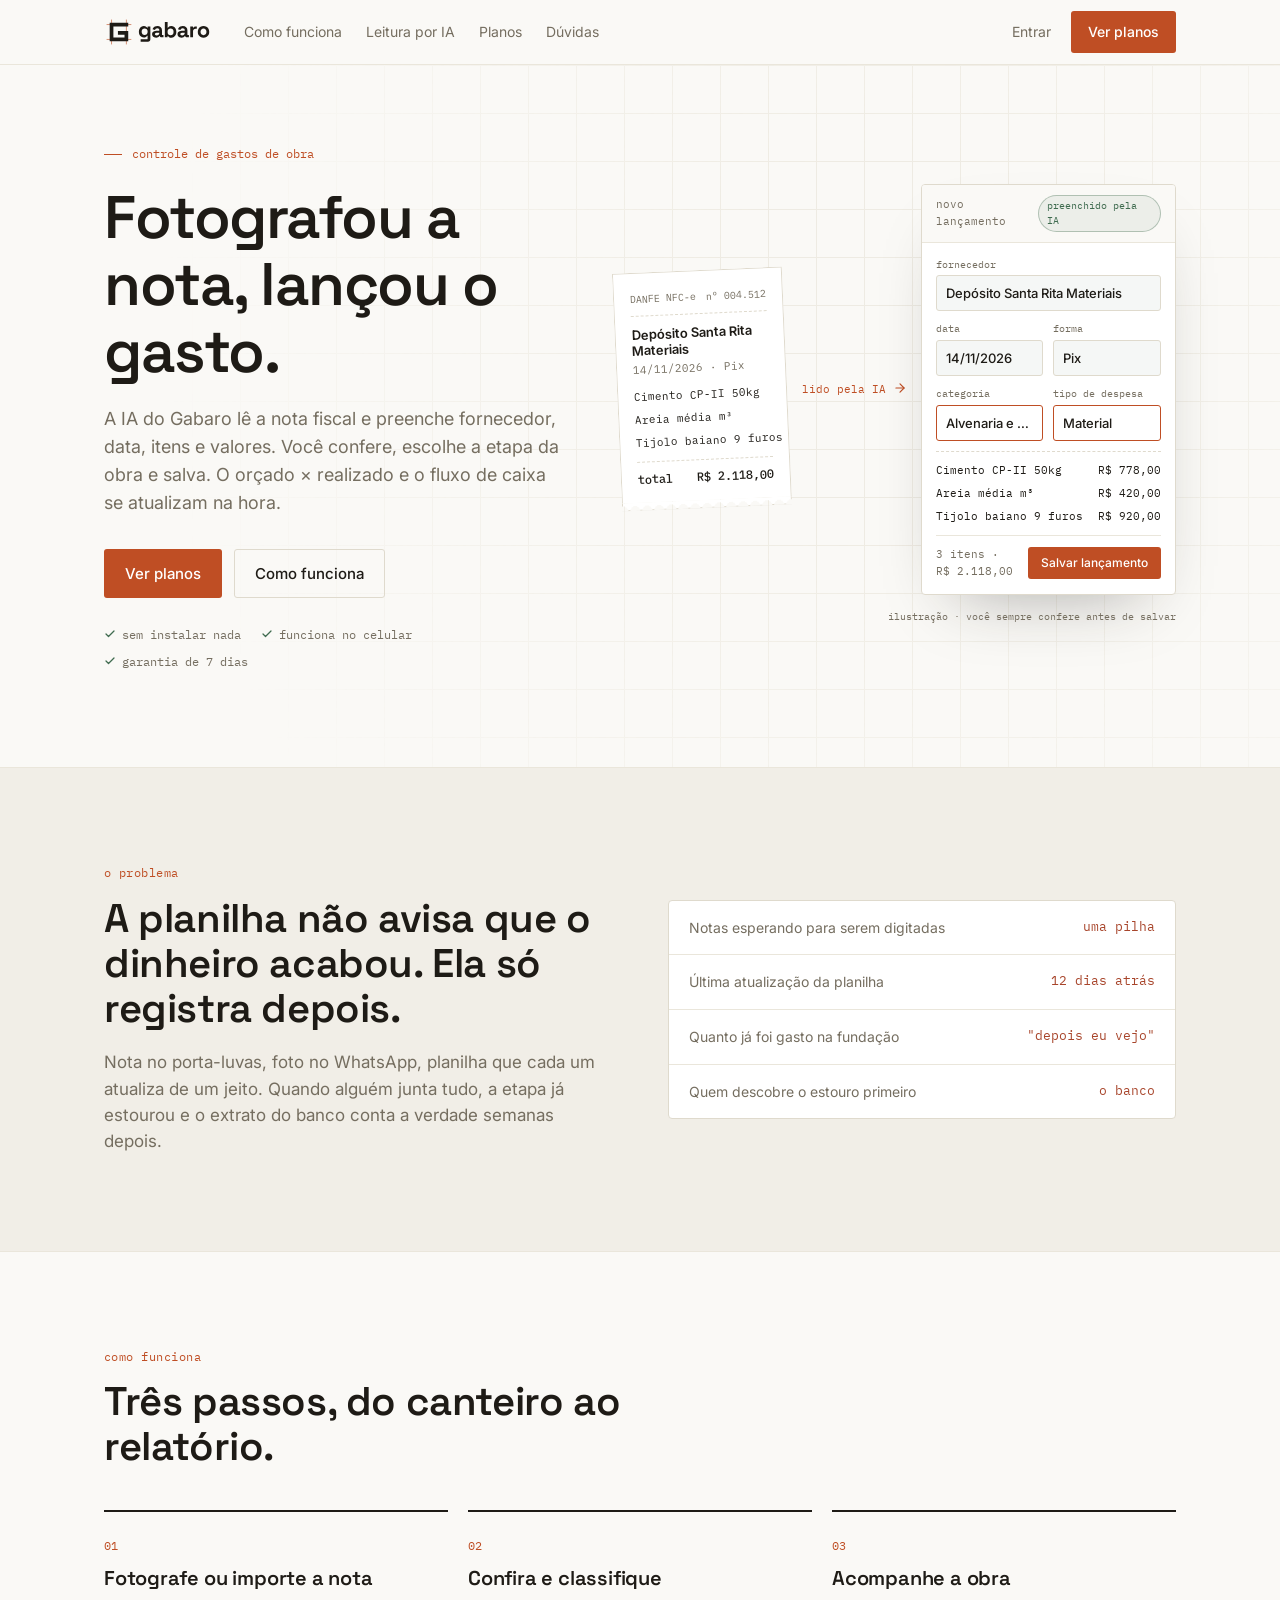
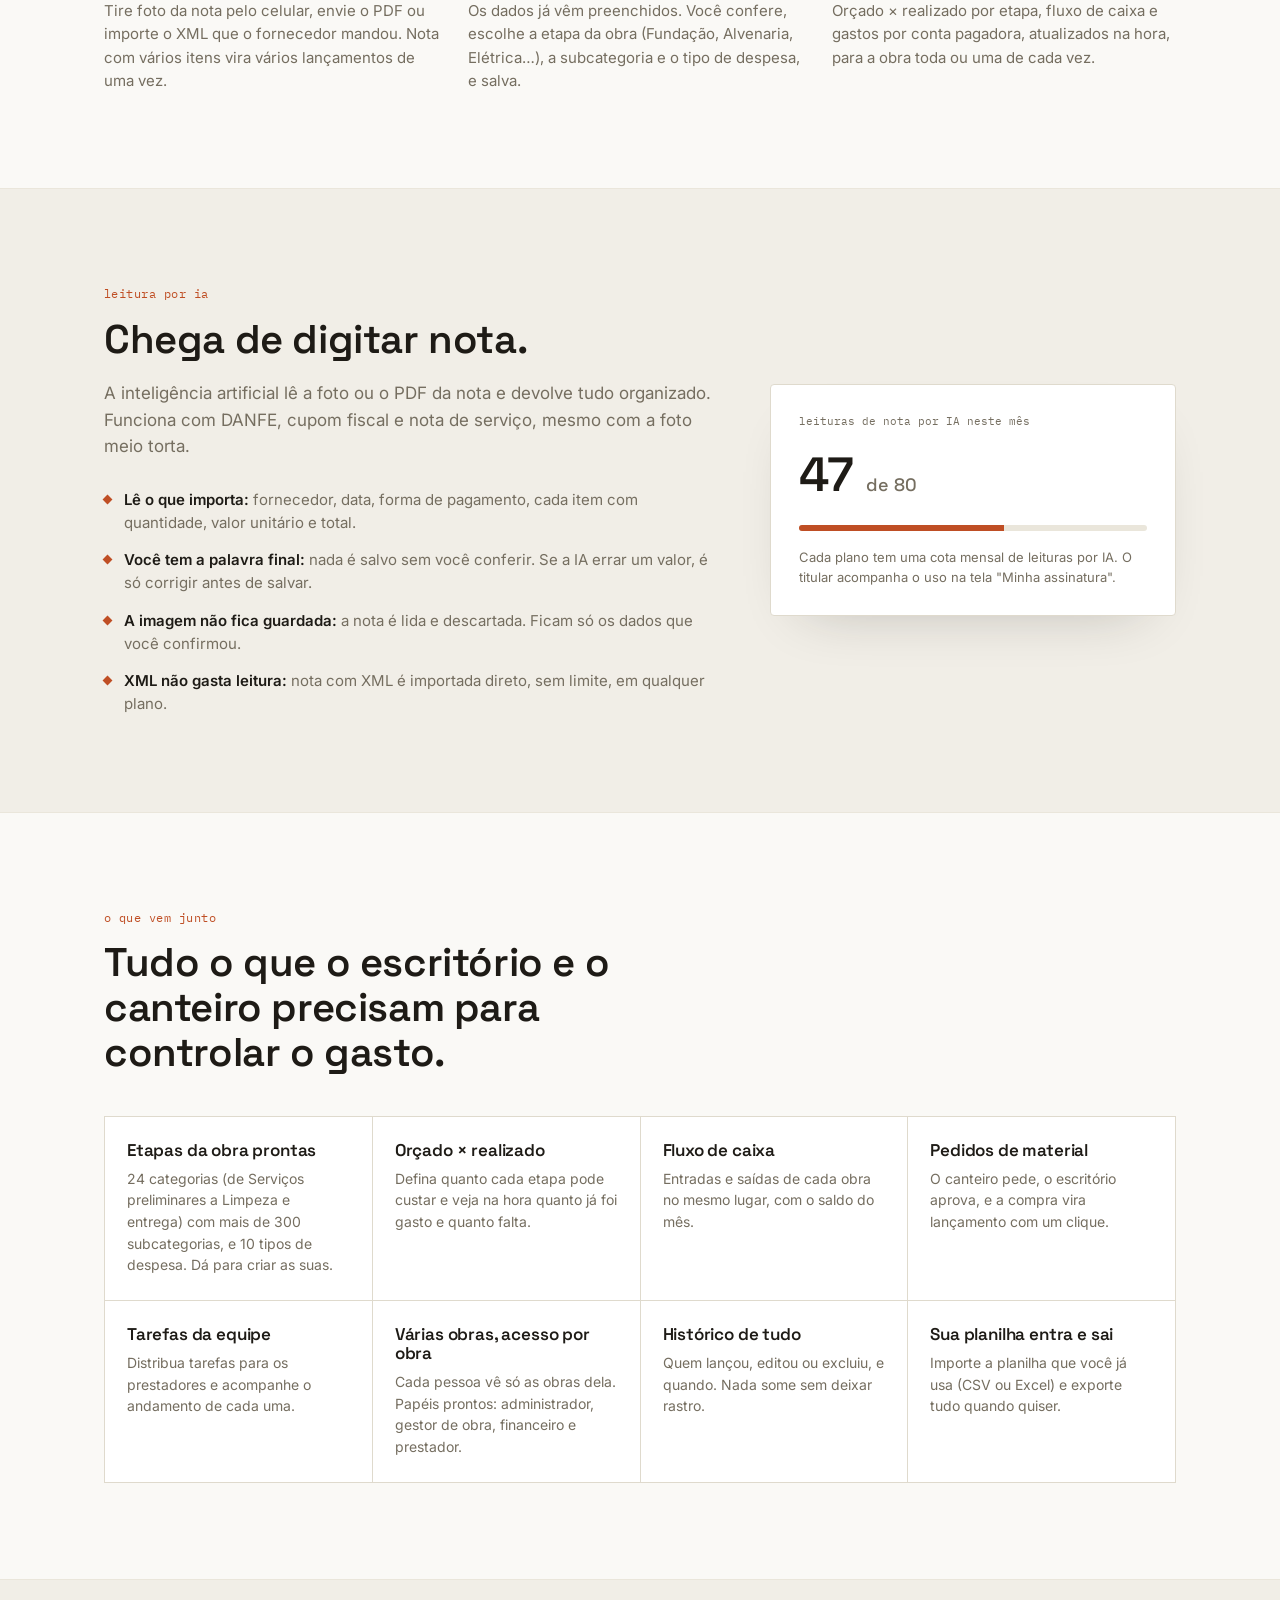
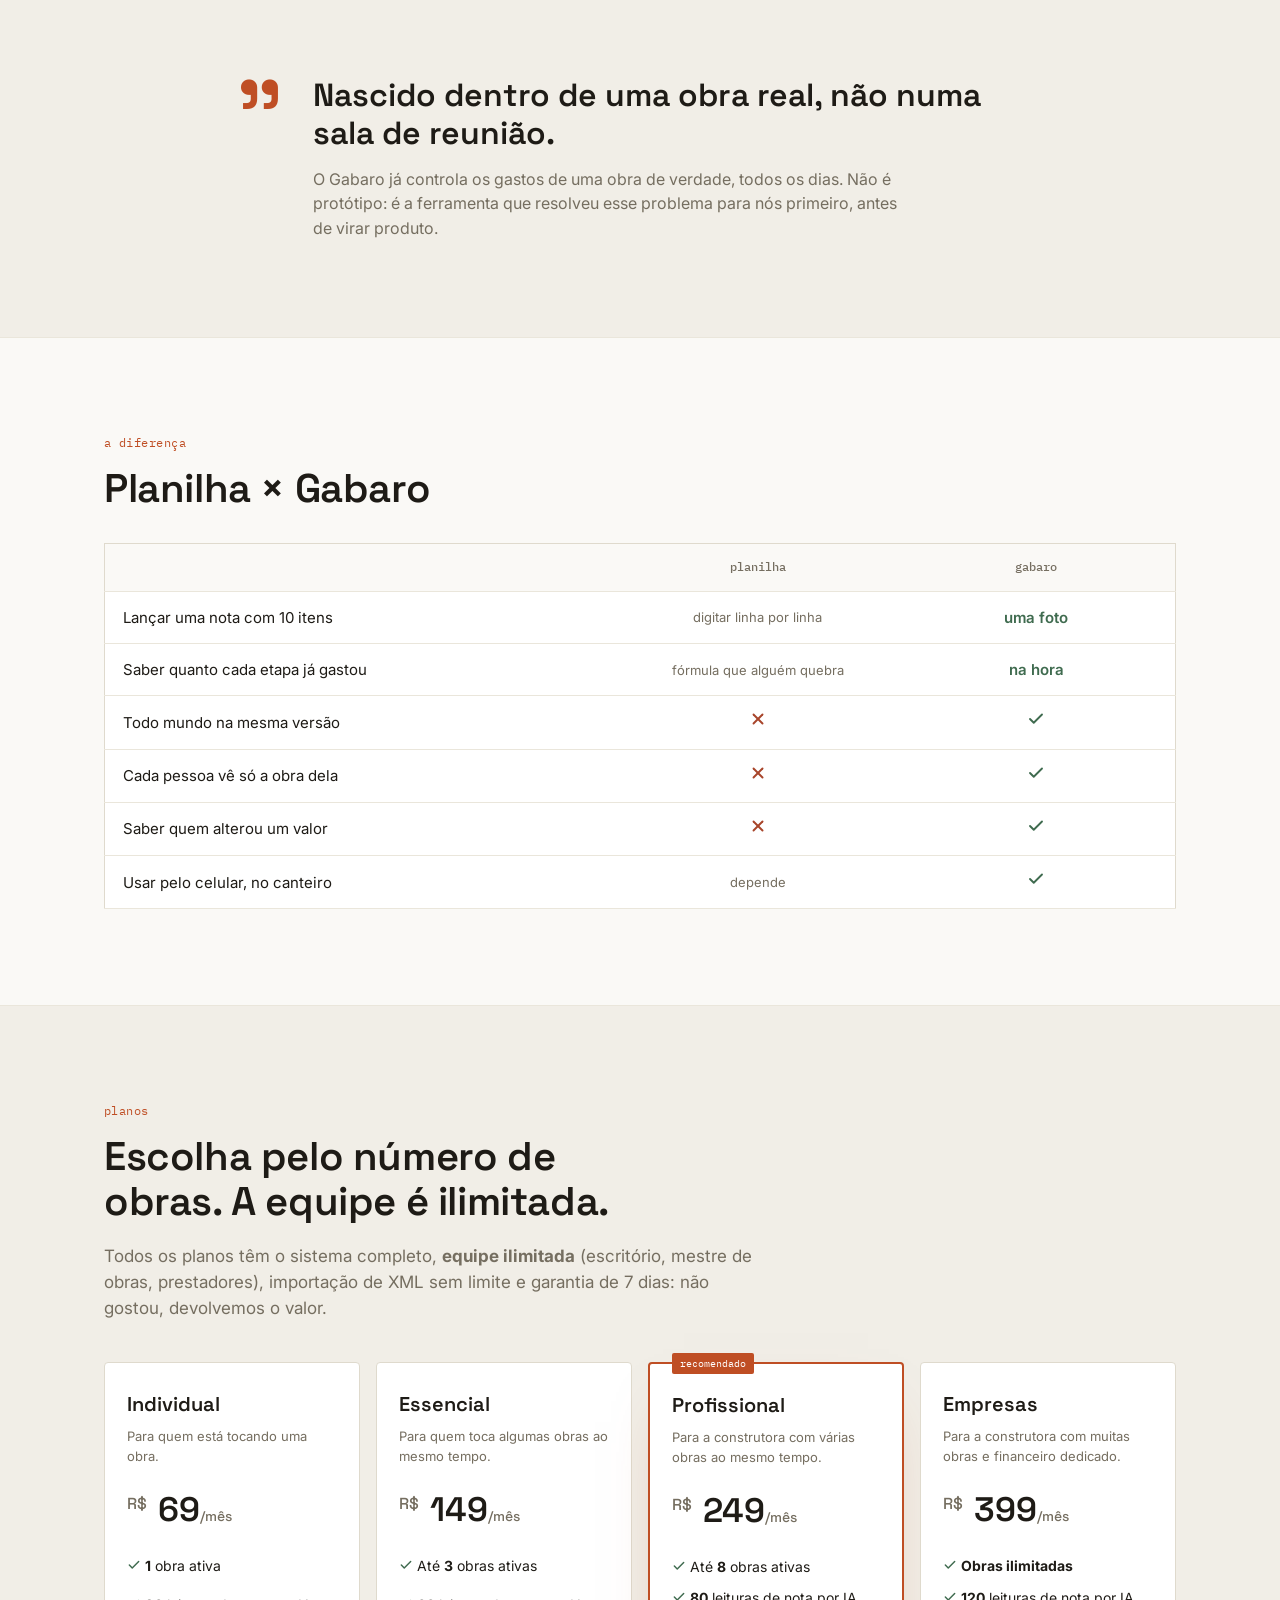
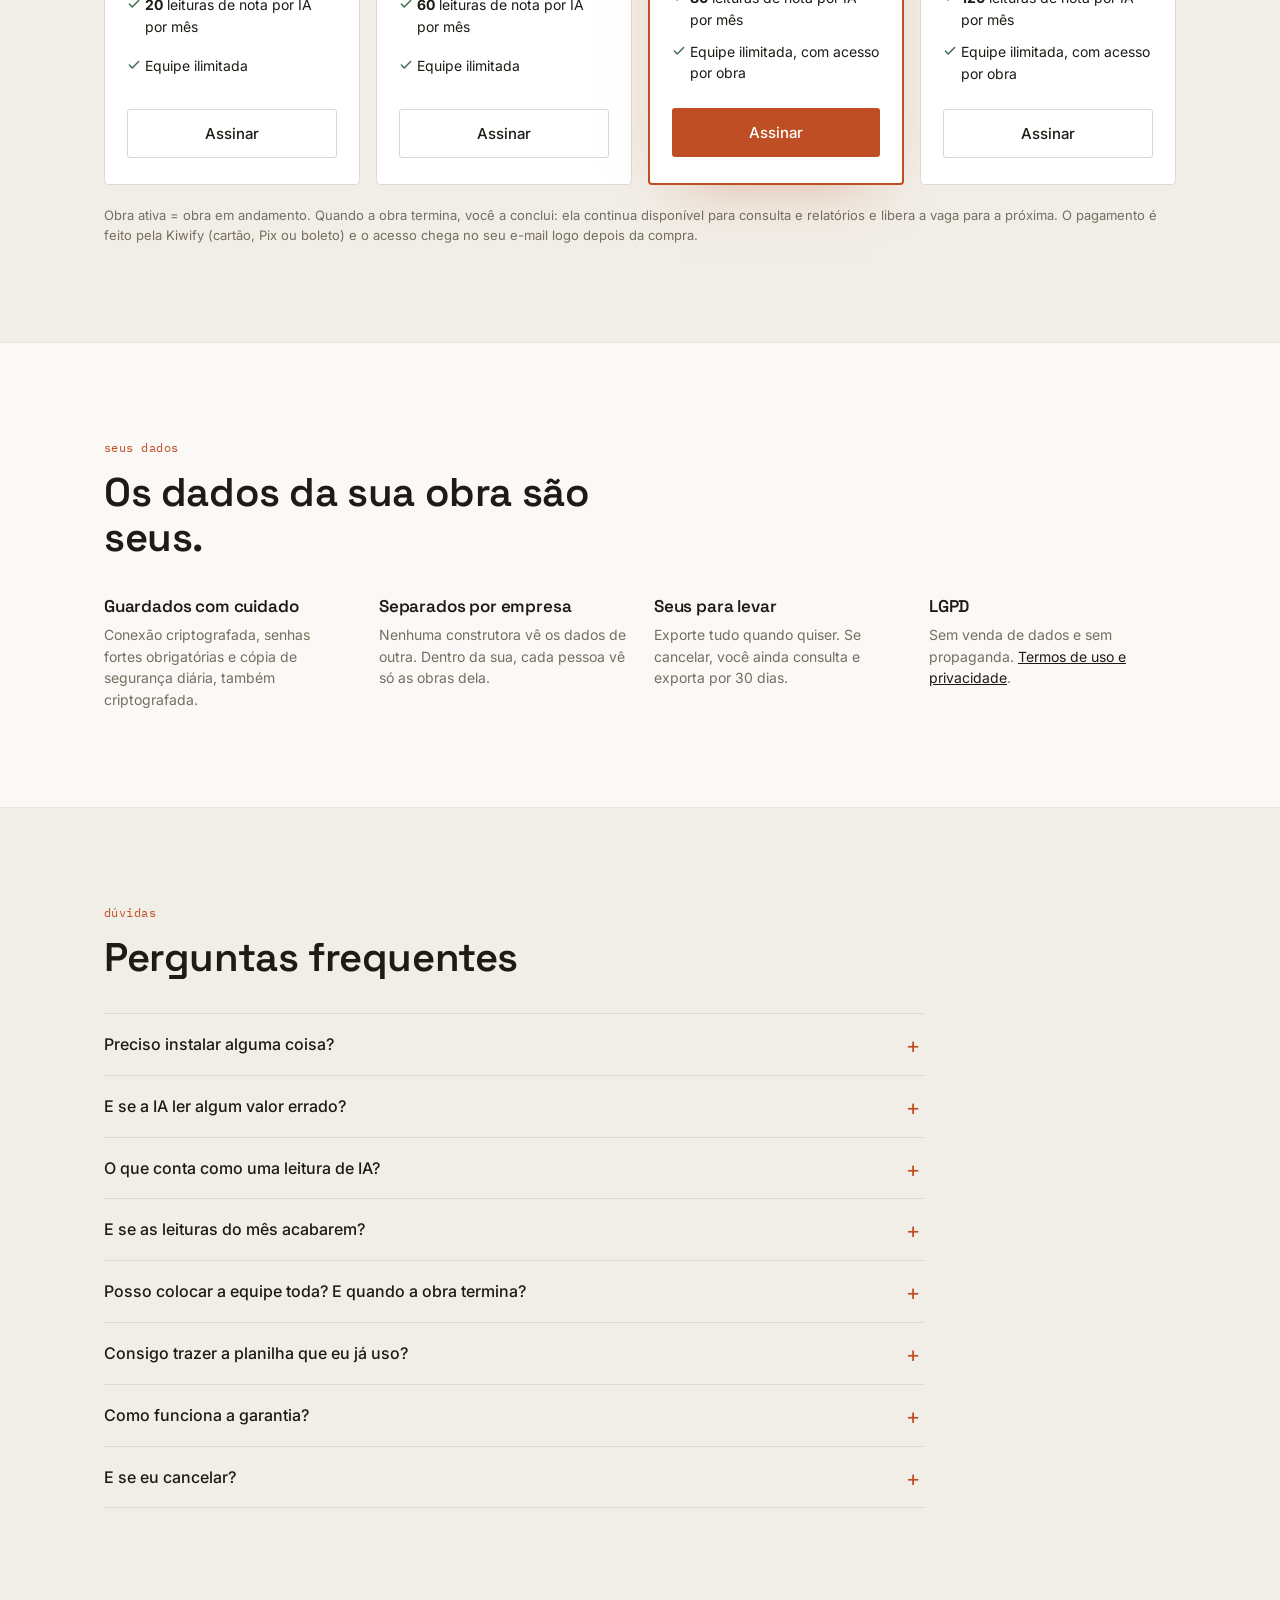
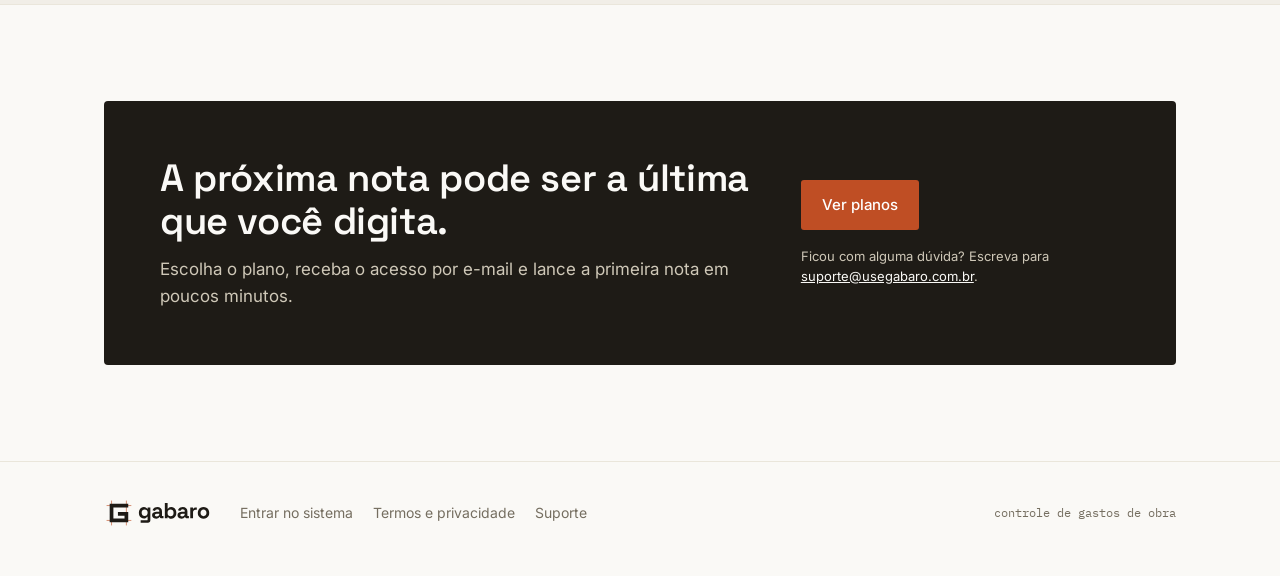
<file: index.html>
<!DOCTYPE html>
<html lang="pt-BR">
<head>
<meta charset="UTF-8">
<meta name="viewport" content="width=device-width, initial-scale=1.0">
<title>Gabaro — controle de gastos de obra</title>
<meta name="description" content="Fotografe a nota e a IA lança o gasto. Orçado × realizado por etapa, fluxo de caixa e a equipe da obra trabalhando junto. Sem planilha.">
<link rel="preconnect" href="https://fonts.googleapis.com">
<link rel="preconnect" href="https://fonts.gstatic.com" crossorigin>
<link href="https://fonts.googleapis.com/css2?family=Space+Grotesk:wght@500;600;700&family=Inter:wght@400;500;600&family=IBM+Plex+Mono:wght@400;500&display=swap" rel="stylesheet">
<link rel="stylesheet" href="style.css">
<link rel="icon" type="image/svg+xml" href="favicon.svg">
<link rel="icon" type="image/png" sizes="32x32" href="favicon-32.png">
<link rel="apple-touch-icon" href="apple-touch-icon.png">
<meta name="theme-color" content="#BF4E24">
</head>
<body>

<!--
  PREENCHER ANTES DE PUBLICAR (procure por "PREENCHER"):
  - preços dos planos: definidos em 2026-11-28 (69 / 149 / 249 / 399); conferir se a Kiwify cobra o mesmo
  - links da Kiwify: na ordem Individual, Essencial, Profissional, Empresas (conferir;
    o checkout precisa mostrar o nome do plano e cobrar estes mesmos preços)
  - endereço do sistema: https://app.usegabaro.com.br
-->

<header>
  <div class="wrap nav">
    <a href="#topo" class="logo"><img src="gabaro-logo.svg" alt="Gabaro" class="logo-img"></a>
    <nav class="nav-links">
      <a href="#como-funciona">Como funciona</a>
      <a href="#ia">Leitura por IA</a>
      <a href="#planos">Planos</a>
      <a href="#duvidas">Dúvidas</a>
    </nav>
    <div class="nav-acoes">
      <a href="https://app.usegabaro.com.br" class="nav-entrar">Entrar</a>
      <a href="#planos" class="btn btn-primary">Ver planos</a>
    </div>
  </div>
</header>

<main id="topo">

<!-- ───────── hero ───────── -->
<section class="hero">
  <div class="wrap hero-grid">
    <div class="hero-texto">
      <div class="eyebrow mono">controle de gastos de obra</div>
      <h1 class="headline">Fotografou a nota, lançou o gasto.</h1>
      <p class="sub">A IA do Gabaro lê a nota fiscal e preenche fornecedor, data, itens e valores. Você confere, escolhe a etapa da obra e salva. O orçado × realizado e o fluxo de caixa se atualizam na hora.</p>
      <div class="hero-ctas">
        <a href="#planos" class="btn btn-primary">Ver planos</a>
        <a href="#como-funciona" class="btn btn-ghost">Como funciona</a>
      </div>
      <ul class="hero-selos mono">
        <li>sem instalar nada</li>
        <li>funciona no celular</li>
        <li>garantia de 7 dias</li>
      </ul>
    </div>

    <!-- ilustração: nota lida pela IA virando lançamento -->
    <div class="demo reveal" aria-label="Ilustração: nota fiscal lida pela IA e o lançamento preenchido">
      <div class="nota">
        <div class="nota-topo mono">
          <span>DANFE NFC-e</span><span>nº 004.512</span>
        </div>
        <div class="nota-forn">Depósito Santa Rita Materiais</div>
        <div class="nota-data mono">14/11/2026 · Pix</div>
        <div class="nota-itens mono">
          <div><span>Cimento CP-II 50kg</span><span>20 × 38,90</span></div>
          <div><span>Areia média m³</span><span>3 × 140,00</span></div>
          <div><span>Tijolo baiano 9 furos</span><span>1000 × 0,92</span></div>
        </div>
        <div class="nota-total mono"><span>total</span><span>R$ 2.118,00</span></div>
        <div class="scan" aria-hidden="true"></div>
      </div>

      <div class="seta mono" aria-hidden="true">lido pela IA <span class="seta-ponta"><svg width="14" height="14" viewBox="0 0 24 24" fill="none" stroke="currentColor" stroke-width="2" stroke-linecap="round" stroke-linejoin="round" style="vertical-align:-2px"><path d="M5 12h14"/><path d="m12 5 7 7-7 7"/></svg></span></div>

      <div class="janela">
        <div class="janela-barra">
          <span class="mono">novo lançamento</span>
          <span class="pill mono">preenchido pela IA</span>
        </div>
        <div class="janela-corpo">
          <div class="campo"><span class="mono">fornecedor</span><b>Depósito Santa Rita Materiais</b></div>
          <div class="campos-2">
            <div class="campo"><span class="mono">data</span><b>14/11/2026</b></div>
            <div class="campo"><span class="mono">forma</span><b>Pix</b></div>
          </div>
          <div class="campos-2">
            <div class="campo campo-voce"><span class="mono">categoria</span><b>Alvenaria e vedação</b></div>
            <div class="campo campo-voce"><span class="mono">tipo de despesa</span><b>Material</b></div>
          </div>
          <div class="linhas mono">
            <div><span>Cimento CP-II 50kg</span><span>R$ 778,00</span></div>
            <div><span>Areia média m³</span><span>R$ 420,00</span></div>
            <div><span>Tijolo baiano 9 furos</span><span>R$ 920,00</span></div>
          </div>
          <div class="janela-rodape">
            <span class="mono">3 itens · R$ 2.118,00</span>
            <span class="btn btn-primary btn-sm">Salvar lançamento</span>
          </div>
        </div>
      </div>
      <div class="demo-legenda mono">ilustração · você sempre confere antes de salvar</div>
    </div>
  </div>
</section>

<!-- ───────── problema ───────── -->
<section class="section-alt">
  <div class="wrap problema reveal">
    <div>
      <div class="kicker">o problema</div>
      <h2 class="section-title">A planilha não avisa que o dinheiro acabou. Ela só registra depois.</h2>
      <p class="lede">Nota no porta-luvas, foto no WhatsApp, planilha que cada um atualiza de um jeito. Quando alguém junta tudo, a etapa já estourou e o extrato do banco conta a verdade semanas depois.</p>
    </div>
    <div class="problema-quadro">
      <div class="row"><span class="k">Notas esperando para serem digitadas</span><span class="v warn">uma pilha</span></div>
      <div class="row"><span class="k">Última atualização da planilha</span><span class="v warn">12 dias atrás</span></div>
      <div class="row"><span class="k">Quanto já foi gasto na fundação</span><span class="v warn">"depois eu vejo"</span></div>
      <div class="row"><span class="k">Quem descobre o estouro primeiro</span><span class="v warn">o banco</span></div>
    </div>
  </div>
</section>

<!-- ───────── como funciona ───────── -->
<section id="como-funciona">
  <div class="wrap reveal">
    <div class="kicker">como funciona</div>
    <h2 class="section-title">Três passos, do canteiro ao relatório.</h2>
    <div class="passos">
      <div class="passo">
        <span class="num mono">01</span>
        <h3>Fotografe ou importe a nota</h3>
        <p>Tire foto da nota pelo celular, envie o PDF ou importe o XML que o fornecedor mandou. Nota com vários itens vira vários lançamentos de uma vez.</p>
      </div>
      <div class="passo">
        <span class="num mono">02</span>
        <h3>Confira e classifique</h3>
        <p>Os dados já vêm preenchidos. Você confere, escolhe a etapa da obra (Fundação, Alvenaria, Elétrica…), a subcategoria e o tipo de despesa, e salva.</p>
      </div>
      <div class="passo">
        <span class="num mono">03</span>
        <h3>Acompanhe a obra</h3>
        <p>Orçado × realizado por etapa, fluxo de caixa e gastos por conta pagadora, atualizados na hora, para a obra toda ou uma de cada vez.</p>
      </div>
    </div>
  </div>
</section>

<!-- ───────── IA ───────── -->
<section class="section-alt" id="ia">
  <div class="wrap ia reveal">
    <div>
      <div class="kicker">leitura por IA</div>
      <h2 class="section-title">Chega de digitar nota.</h2>
      <p class="lede">A inteligência artificial lê a foto ou o PDF da nota e devolve tudo organizado. Funciona com DANFE, cupom fiscal e nota de serviço, mesmo com a foto meio torta.</p>
      <ul class="ia-lista">
        <li><b>Lê o que importa:</b> fornecedor, data, forma de pagamento, cada item com quantidade, valor unitário e total.</li>
        <li><b>Você tem a palavra final:</b> nada é salvo sem você conferir. Se a IA errar um valor, é só corrigir antes de salvar.</li>
        <li><b>A imagem não fica guardada:</b> a nota é lida e descartada. Ficam só os dados que você confirmou.</li>
        <li><b>XML não gasta leitura:</b> nota com XML é importada direto, sem limite, em qualquer plano.</li>
      </ul>
    </div>
    <div class="ia-cartao">
      <div class="ia-cartao-topo mono">leituras de nota por IA neste mês</div>
      <div class="ia-numero display">47 <span>de 80</span></div>
      <div class="ia-barra"><div class="ia-barra-uso"></div></div>
      <p class="ia-nota">Cada plano tem uma cota mensal de leituras por IA. O titular acompanha o uso na tela "Minha assinatura".</p>
    </div>
  </div>
</section>

<!-- ───────── recursos ───────── -->
<section>
  <div class="wrap reveal">
    <div class="kicker">o que vem junto</div>
    <h2 class="section-title">Tudo o que o escritório e o canteiro precisam para controlar o gasto.</h2>
    <div class="recursos">
      <div class="recurso">
        <h3>Etapas da obra prontas</h3>
        <p>24 categorias (de Serviços preliminares a Limpeza e entrega) com mais de 300 subcategorias, e 10 tipos de despesa. Dá para criar as suas.</p>
      </div>
      <div class="recurso">
        <h3>Orçado × realizado</h3>
        <p>Defina quanto cada etapa pode custar e veja na hora quanto já foi gasto e quanto falta.</p>
      </div>
      <div class="recurso">
        <h3>Fluxo de caixa</h3>
        <p>Entradas e saídas de cada obra no mesmo lugar, com o saldo do mês.</p>
      </div>
      <div class="recurso">
        <h3>Pedidos de material</h3>
        <p>O canteiro pede, o escritório aprova, e a compra vira lançamento com um clique.</p>
      </div>
      <div class="recurso">
        <h3>Tarefas da equipe</h3>
        <p>Distribua tarefas para os prestadores e acompanhe o andamento de cada uma.</p>
      </div>
      <div class="recurso">
        <h3>Várias obras, acesso por obra</h3>
        <p>Cada pessoa vê só as obras dela. Papéis prontos: administrador, gestor de obra, financeiro e prestador.</p>
      </div>
      <div class="recurso">
        <h3>Histórico de tudo</h3>
        <p>Quem lançou, editou ou excluiu, e quando. Nada some sem deixar rastro.</p>
      </div>
      <div class="recurso">
        <h3>Sua planilha entra e sai</h3>
        <p>Importe a planilha que você já usa (CSV ou Excel) e exporte tudo quando quiser.</p>
      </div>
    </div>
  </div>
</section>

<!-- ───────── prova ───────── -->
<section class="section-alt">
  <div class="wrap prova reveal">
    <div class="prova-marca" aria-hidden="true">"</div>
    <div>
      <blockquote>Nascido dentro de uma obra real, não numa sala de reunião.</blockquote>
      <p class="small">O Gabaro já controla os gastos de uma obra de verdade, todos os dias. Não é protótipo: é a ferramenta que resolveu esse problema para nós primeiro, antes de virar produto.</p>
    </div>
  </div>
</section>

<!-- ───────── comparativo ───────── -->
<section>
  <div class="wrap reveal">
    <div class="kicker">a diferença</div>
    <h2 class="section-title">Planilha × Gabaro</h2>
    <div class="compare-wrap">
      <table class="compare">
        <thead>
          <tr><th>&nbsp;</th><th>Planilha</th><th>Gabaro</th></tr>
        </thead>
        <tbody>
          <tr><td>Lançar uma nota com 10 itens</td><td class="meh">digitar linha por linha</td><td class="yes">uma foto</td></tr>
          <tr><td>Saber quanto cada etapa já gastou</td><td class="meh">fórmula que alguém quebra</td><td class="yes">na hora</td></tr>
          <tr><td>Todo mundo na mesma versão</td><td class="no"><svg width="18" height="18" viewBox="0 0 24 24" fill="none" stroke="currentColor" stroke-width="2.5" stroke-linecap="round" stroke-linejoin="round" aria-label="não"><path d="M18 6 6 18"/><path d="m6 6 12 12"/></svg></td><td class="yes"><svg width="18" height="18" viewBox="0 0 24 24" fill="none" stroke="currentColor" stroke-width="2.5" stroke-linecap="round" stroke-linejoin="round" aria-label="sim"><path d="M20 6 9 17l-5-5"/></svg></td></tr>
          <tr><td>Cada pessoa vê só a obra dela</td><td class="no"><svg width="18" height="18" viewBox="0 0 24 24" fill="none" stroke="currentColor" stroke-width="2.5" stroke-linecap="round" stroke-linejoin="round" aria-label="não"><path d="M18 6 6 18"/><path d="m6 6 12 12"/></svg></td><td class="yes"><svg width="18" height="18" viewBox="0 0 24 24" fill="none" stroke="currentColor" stroke-width="2.5" stroke-linecap="round" stroke-linejoin="round" aria-label="sim"><path d="M20 6 9 17l-5-5"/></svg></td></tr>
          <tr><td>Saber quem alterou um valor</td><td class="no"><svg width="18" height="18" viewBox="0 0 24 24" fill="none" stroke="currentColor" stroke-width="2.5" stroke-linecap="round" stroke-linejoin="round" aria-label="não"><path d="M18 6 6 18"/><path d="m6 6 12 12"/></svg></td><td class="yes"><svg width="18" height="18" viewBox="0 0 24 24" fill="none" stroke="currentColor" stroke-width="2.5" stroke-linecap="round" stroke-linejoin="round" aria-label="sim"><path d="M20 6 9 17l-5-5"/></svg></td></tr>
          <tr><td>Usar pelo celular, no canteiro</td><td class="meh">depende</td><td class="yes"><svg width="18" height="18" viewBox="0 0 24 24" fill="none" stroke="currentColor" stroke-width="2.5" stroke-linecap="round" stroke-linejoin="round" aria-label="sim"><path d="M20 6 9 17l-5-5"/></svg></td></tr>
        </tbody>
      </table>
    </div>
  </div>
</section>

<!-- ───────── planos ───────── -->
<section class="section-alt" id="planos">
  <div class="wrap reveal">
    <div class="kicker">planos</div>
    <h2 class="section-title">Escolha pelo número de obras. A equipe é ilimitada.</h2>
    <p class="lede">Todos os planos têm o sistema completo, <b>equipe ilimitada</b> (escritório, mestre de obras, prestadores), importação de XML sem limite e garantia de 7 dias: não gostou, devolvemos o valor.</p>

    <!-- Preços de 2026-11-28. PREENCHER: conferir os links da Kiwify (mesmo plano e mesmo preço) -->
    <div class="planos">
      <div class="plano">
        <div class="plano-nome">Individual</div>
        <p class="plano-para">Para quem está tocando uma obra.</p>
        <div class="plano-preco display"><small>R$</small> 69<span>/mês</span></div>
        <ul class="plano-lista">
          <li><b>1</b> obra ativa</li>
          <li><b>20</b> leituras de nota por IA por mês</li>
          <li>Equipe ilimitada</li>
        </ul>
        <a href="https://pay.kiwify.com.br/JHoDrps" class="btn btn-ghost">Assinar</a>
      </div>
      <div class="plano">
        <div class="plano-nome">Essencial</div>
        <p class="plano-para">Para quem toca algumas obras ao mesmo tempo.</p>
        <div class="plano-preco display"><small>R$</small> 149<span>/mês</span></div>
        <ul class="plano-lista">
          <li>Até <b>3</b> obras ativas</li>
          <li><b>60</b> leituras de nota por IA por mês</li>
          <li>Equipe ilimitada</li>
        </ul>
        <a href="https://pay.kiwify.com.br/t9USLo8" class="btn btn-ghost">Assinar</a>
      </div>
      <div class="plano plano-destaque">
        <div class="plano-selo mono">recomendado</div>
        <div class="plano-nome">Profissional</div>
        <p class="plano-para">Para a construtora com várias obras ao mesmo tempo.</p>
        <div class="plano-preco display"><small>R$</small> 249<span>/mês</span></div>
        <ul class="plano-lista">
          <li>Até <b>8</b> obras ativas</li>
          <li><b>80</b> leituras de nota por IA por mês</li>
          <li>Equipe ilimitada, com acesso por obra</li>
        </ul>
        <a href="https://pay.kiwify.com.br/fObr90C" class="btn btn-primary">Assinar</a>
      </div>
      <div class="plano">
        <div class="plano-nome">Empresas</div>
        <p class="plano-para">Para a construtora com muitas obras e financeiro dedicado.</p>
        <div class="plano-preco display"><small>R$</small> 399<span>/mês</span></div>
        <ul class="plano-lista">
          <li><b>Obras ilimitadas</b></li>
          <li><b>120</b> leituras de nota por IA por mês</li>
          <li>Equipe ilimitada, com acesso por obra</li>
        </ul>
        <a href="https://pay.kiwify.com.br/o2PXoEu" class="btn btn-ghost">Assinar</a>
      </div>
    </div>
    <p class="planos-nota">Obra ativa = obra em andamento. Quando a obra termina, você a conclui: ela continua disponível para consulta e relatórios e libera a vaga para a próxima. O pagamento é feito pela Kiwify (cartão, Pix ou boleto) e o acesso chega no seu e-mail logo depois da compra.</p>
  </div>
</section>

<!-- ───────── segurança ───────── -->
<section>
  <div class="wrap reveal">
    <div class="kicker">seus dados</div>
    <h2 class="section-title">Os dados da sua obra são seus.</h2>
    <div class="seguranca">
      <div><h3>Guardados com cuidado</h3><p>Conexão criptografada, senhas fortes obrigatórias e cópia de segurança diária, também criptografada.</p></div>
      <div><h3>Separados por empresa</h3><p>Nenhuma construtora vê os dados de outra. Dentro da sua, cada pessoa vê só as obras dela.</p></div>
      <div><h3>Seus para levar</h3><p>Exporte tudo quando quiser. Se cancelar, você ainda consulta e exporta por 30 dias.</p></div>
      <div><h3>LGPD</h3><p>Sem venda de dados e sem propaganda. <a href="https://app.usegabaro.com.br/termos.html">Termos de uso e privacidade</a>.</p></div>
    </div>
  </div>
</section>

<!-- ───────── dúvidas ───────── -->
<section class="section-alt" id="duvidas">
  <div class="wrap reveal">
    <div class="kicker">dúvidas</div>
    <h2 class="section-title">Perguntas frequentes</h2>
    <div class="faq">
      <details>
        <summary>Preciso instalar alguma coisa?</summary>
        <p>Não. O Gabaro funciona no navegador do computador e do celular. É só entrar com o seu login.</p>
      </details>
      <details>
        <summary>E se a IA ler algum valor errado?</summary>
        <p>Nada é salvo sem você conferir. Os campos chegam preenchidos para você revisar; se algo estiver errado, você corrige antes de salvar.</p>
      </details>
      <details>
        <summary>O que conta como uma leitura de IA?</summary>
        <p>Cada nota enviada por foto ou PDF conta uma leitura, não importa quantos itens ela tenha. Se a leitura falhar por erro do sistema, ela não conta. Importar XML não gasta leitura.</p>
      </details>
      <details>
        <summary>E se as leituras do mês acabarem?</summary>
        <p>Você continua lançando à mão ou pelo XML normalmente. Se precisar de mais leituras com frequência, é só mudar de plano.</p>
      </details>
      <details>
        <summary>Posso colocar a equipe toda? E quando a obra termina?</summary>
        <p>Pode: pessoas são ilimitadas em todos os planos, do escritório ao prestador. O plano limita só as obras em andamento. Quando uma obra termina, você a conclui: o histórico fica guardado para consulta e relatórios, e a vaga fica livre para a próxima obra.</p>
      </details>
      <details>
        <summary>Consigo trazer a planilha que eu já uso?</summary>
        <p>Sim, e a gente faz isso para você. Depois de assinar, abra um chamado na tela Suporte (&ldquo;Obra em andamento para colocar no sistema&rdquo;) e responda o e-mail com a sua planilha, do jeito que ela estiver. Nós organizamos e colocamos a obra no Gabaro. Se a planilha já estiver no formato do sistema, dá para importar sozinho pelo botão de importação.</p>
      </details>
      <details>
        <summary>Como funciona a garantia?</summary>
        <p>Você tem 7 dias para testar. Se não gostar, pede o reembolso pela Kiwify e recebe o valor de volta.</p>
      </details>
      <details>
        <summary>E se eu cancelar?</summary>
        <p>O acesso completo continua até o fim do período pago. Depois, o sistema fica em modo somente leitura por 30 dias, para você exportar o que quiser.</p>
      </details>
    </div>
  </div>
</section>

<!-- ───────── chamada final ───────── -->
<section>
  <div class="wrap">
    <div class="cta-final reveal">
      <div>
        <h2>A próxima nota pode ser a última que você digita.</h2>
        <p class="lede">Escolha o plano, receba o acesso por e-mail e lance a primeira nota em poucos minutos.</p>
      </div>
      <div class="cta-final-acoes">
        <a href="#planos" class="btn btn-primary">Ver planos</a>
        <p class="cta-contato">Ficou com alguma dúvida? Escreva para <a href="mailto:suporte@usegabaro.com.br">suporte@usegabaro.com.br</a>.</p>
      </div>
    </div>
  </div>
</section>

</main>

<footer>
  <div class="wrap foot-row">
    <a href="#topo" class="logo"><img src="gabaro-logo.svg" alt="Gabaro" class="logo-img"></a>
    <div class="foot-links">
      <a href="https://app.usegabaro.com.br">Entrar no sistema</a>
      <a href="https://app.usegabaro.com.br/termos.html">Termos e privacidade</a>
      <a href="mailto:suporte@usegabaro.com.br">Suporte</a>
    </div>
    <span class="tag mono">controle de gastos de obra</span>
  </div>
</footer>

<script src="script.js"></script>
</body>
</html>
</file>
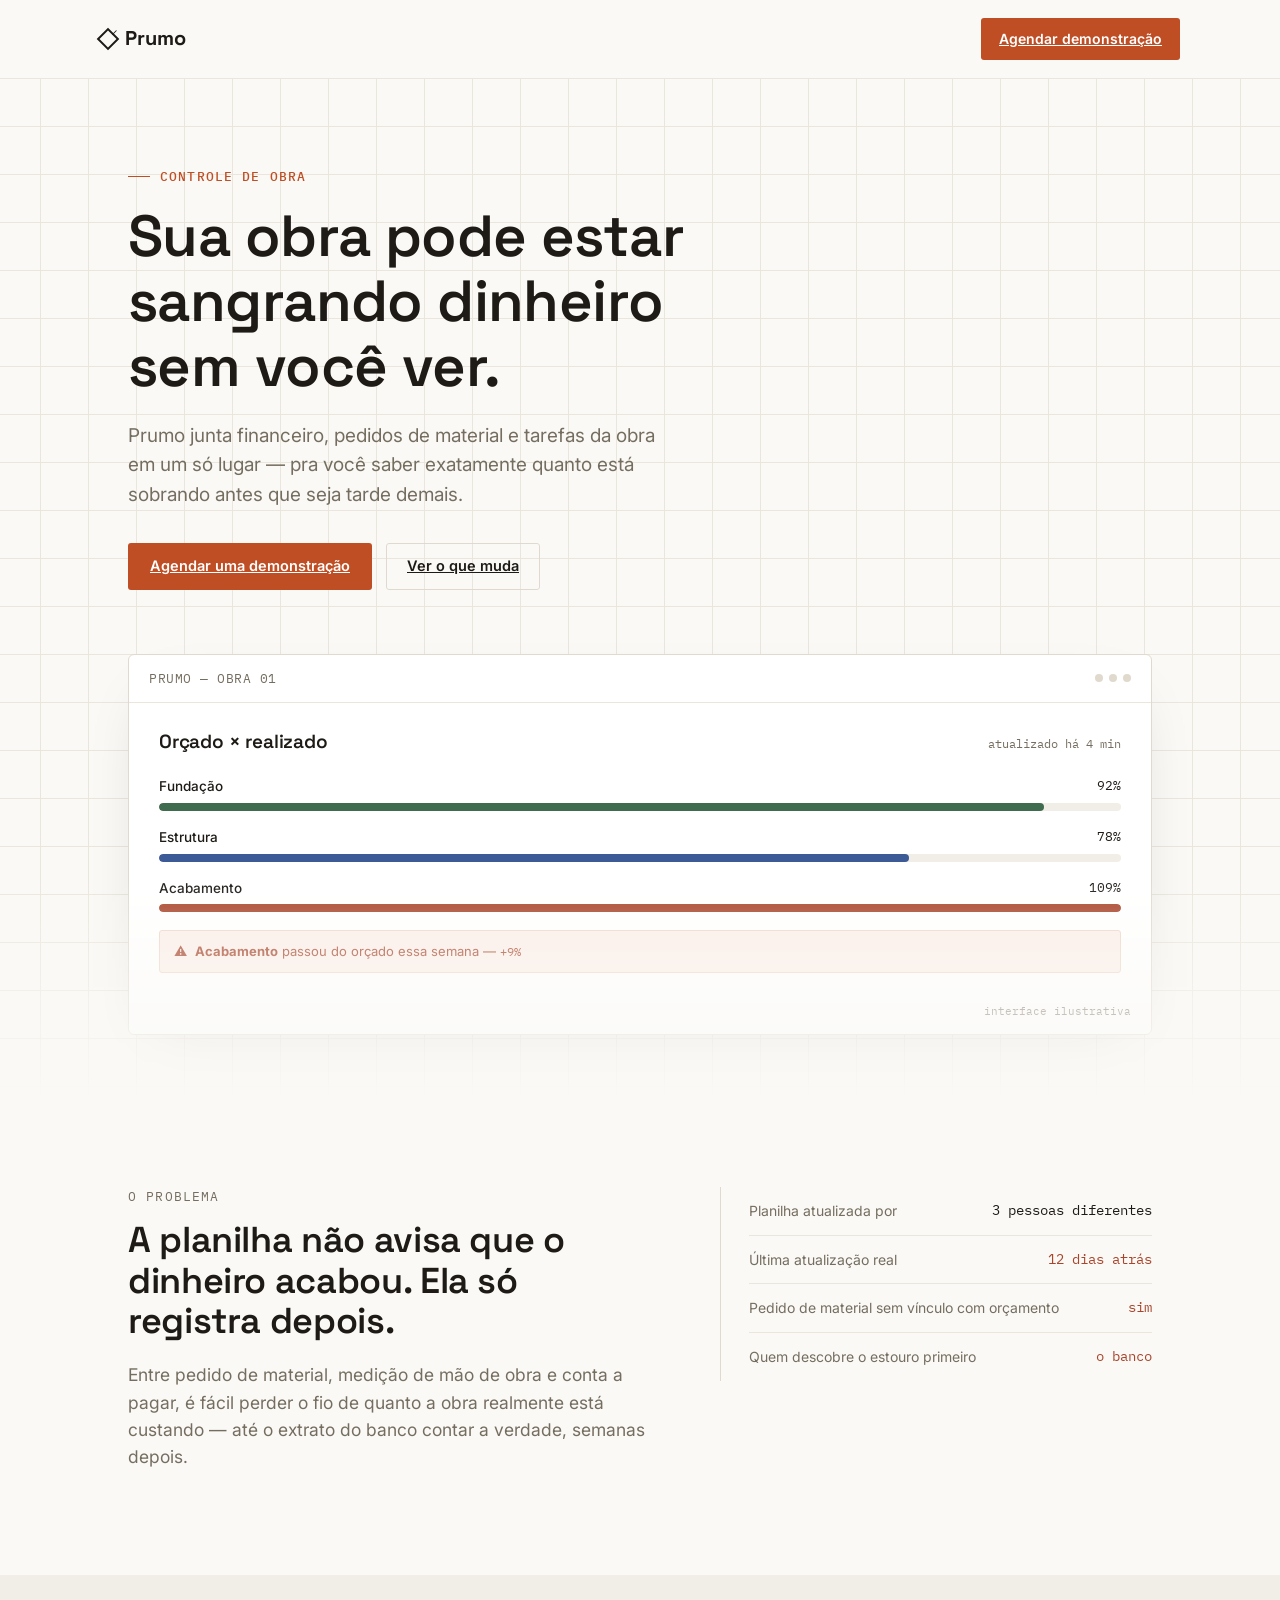
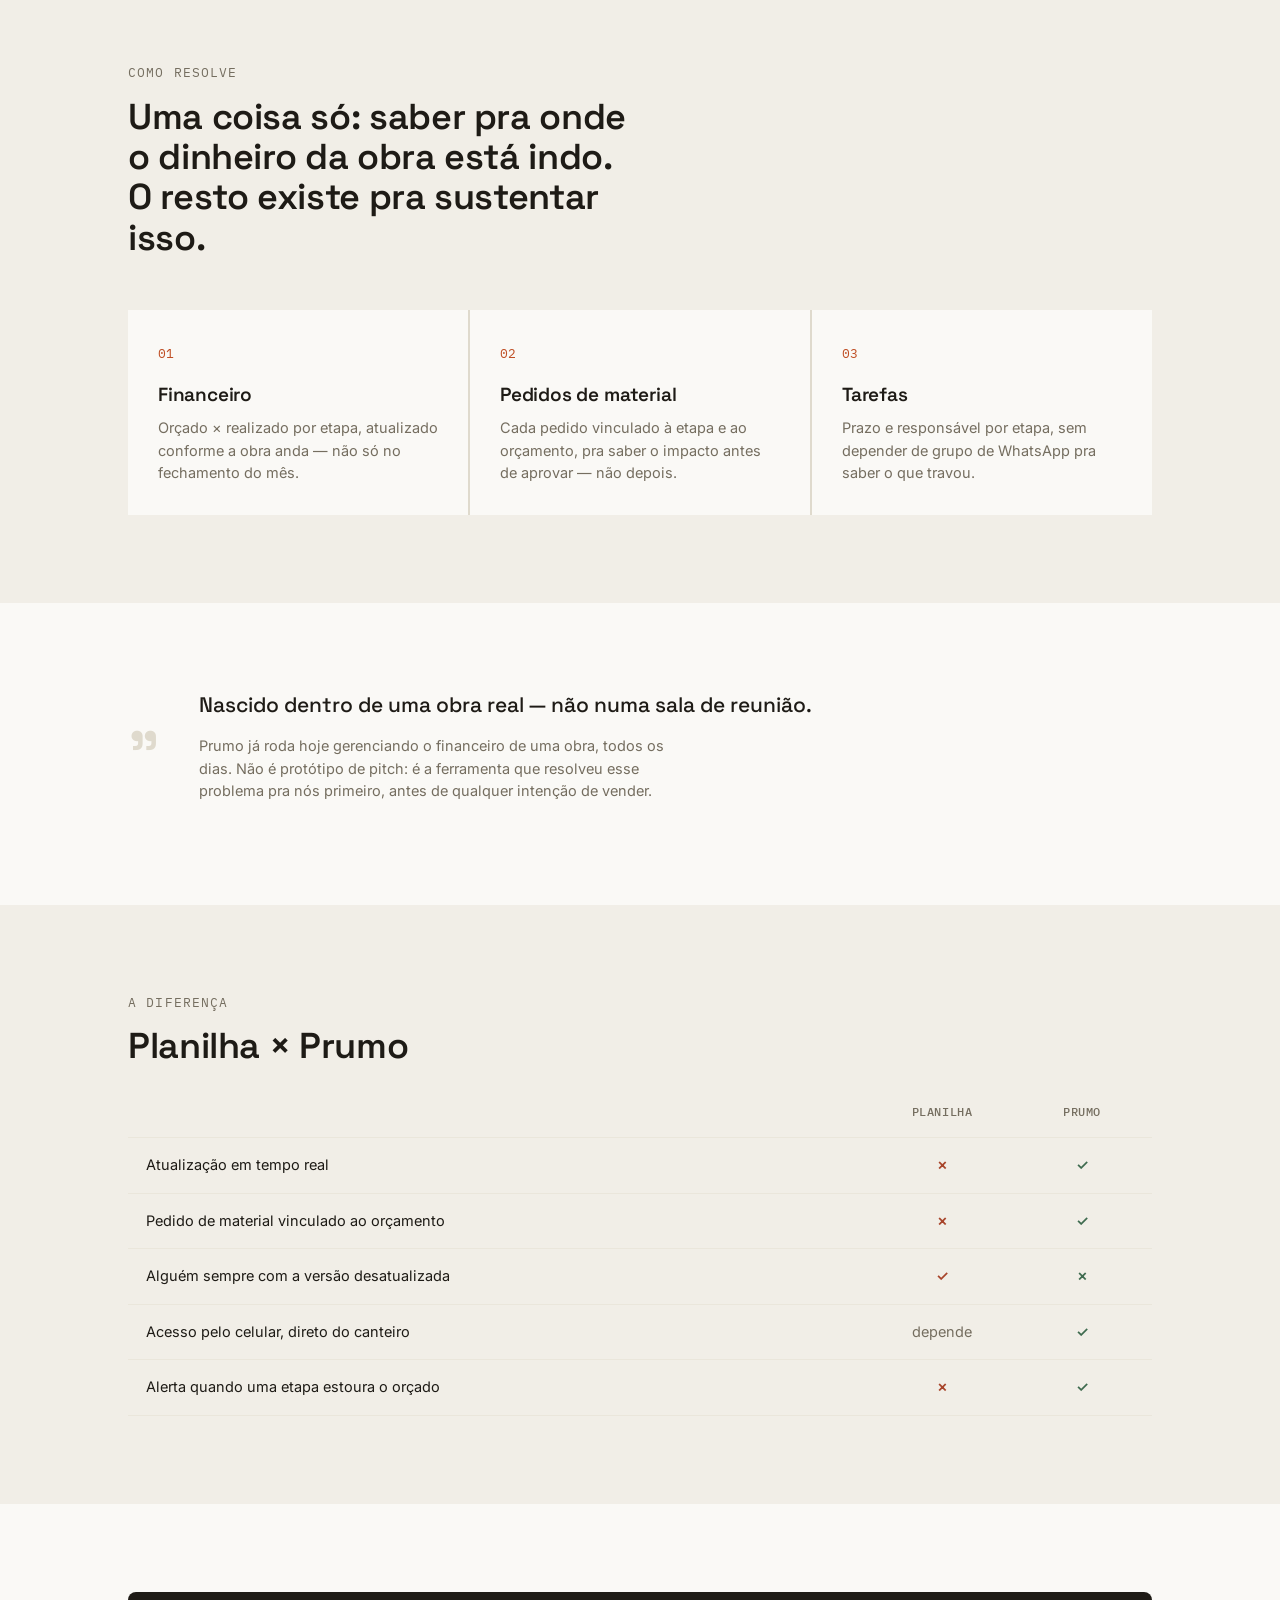
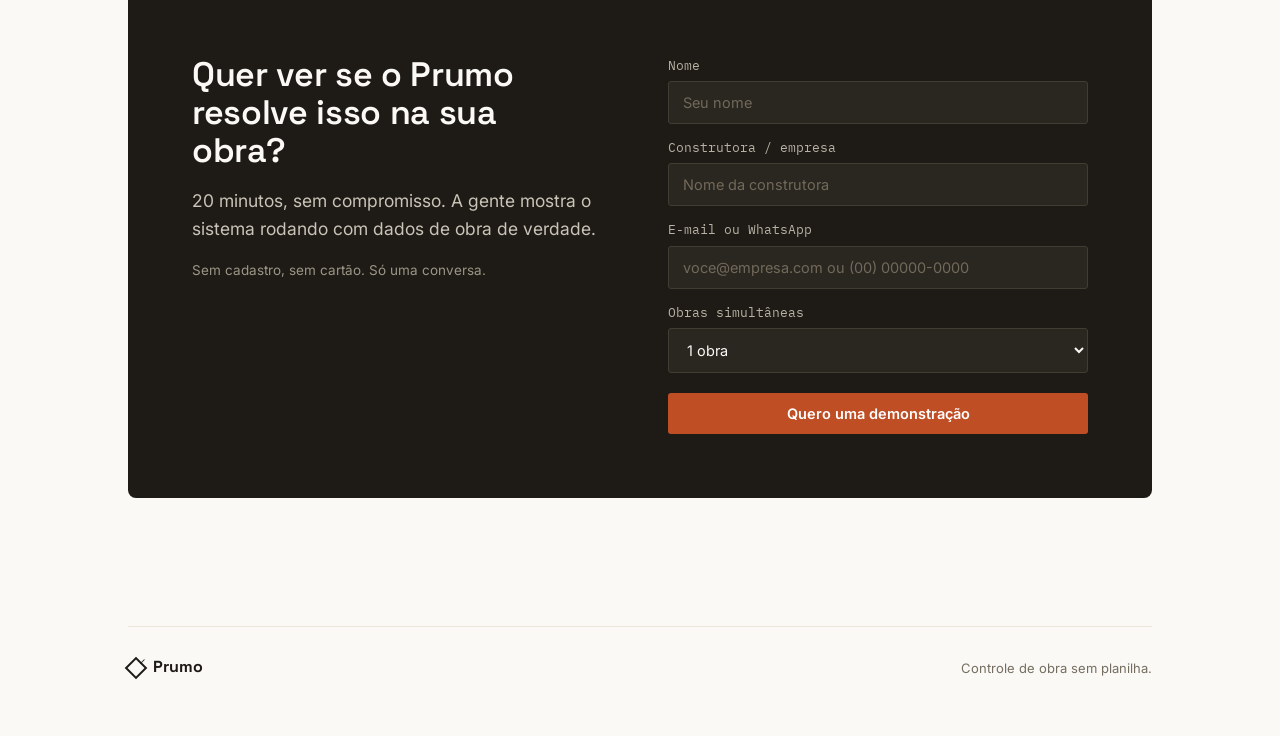
<file: prumo-landing.html>
<!DOCTYPE html>
<html lang="pt-BR">
<head>
<meta charset="UTF-8">
<meta name="viewport" content="width=device-width, initial-scale=1.0">
<title>Prumo — controle de obra sem planilha</title>
<link rel="preconnect" href="https://fonts.googleapis.com">
<link rel="preconnect" href="https://fonts.gstatic.com" crossorigin>
<link href="https://fonts.googleapis.com/css2?family=Space+Grotesk:wght@500;600;700&family=Inter:wght@400;500;600&family=IBM+Plex+Mono:wght@400;500&display=swap" rel="stylesheet">
<style>
  :root{
    --bg: #FAF9F6;
    --bg-alt: #F1EEE7;
    --panel: #FFFFFF;
    --ink: #1E1B16;
    --mut: #756E60;
    --line: #DFDACD;
    --line-soft: #EAE6DB;
    --accent: #BF4E24;
    --accent-ink: #FFFFFF;
    --blue: #3C5A96;
    --ok: #3F6B4F;
    --bad: #A8452B;
    --radius: 3px;
    --max: 1080px;
  }

  *{box-sizing:border-box;}
  html{scroll-behavior:smooth;}
  body{
    margin:0;
    background:var(--bg);
    color:var(--ink);
    font-family:'Inter', sans-serif;
    font-size:16px;
    line-height:1.55;
    -webkit-font-smoothing:antialiased;
  }
  h1,h2,h3{
    font-family:'Space Grotesk', sans-serif;
    font-weight:600;
    line-height:1.12;
    margin:0;
    letter-spacing:-0.01em;
  }
  .mono{
    font-family:'IBM Plex Mono', monospace;
  }
  a{color:inherit;}
  img,svg{display:block;max-width:100%;}
  :focus-visible{outline:2px solid var(--blue); outline-offset:3px;}
  @media (prefers-reduced-motion: reduce){
    *{animation:none !important; transition:none !important; scroll-behavior:auto !important;}
  }

  .wrap{max-width:var(--max); margin:0 auto; padding:0 28px;}

  /* ---------- header ---------- */
  header{
    position:sticky; top:0; z-index:40;
    background:rgba(250,249,246,0.88);
    backdrop-filter:blur(6px);
    border-bottom:1px solid var(--line-soft);
  }
  .nav{
    display:flex; align-items:center; justify-content:space-between;
    padding:18px 0;
  }
  .logo{
    font-family:'Space Grotesk', sans-serif;
    font-weight:700; font-size:20px;
    display:flex; align-items:center; gap:9px;
  }
  .logo .mark{
    width:16px; height:16px;
    border:2px solid var(--ink);
    position:relative;
    transform:rotate(45deg);
  }
  .logo .mark::after{
    content:'';
    position:absolute; left:50%; top:-6px;
    width:1px; height:6px; background:var(--ink);
    transform:translateX(-50%);
  }
  .btn{
    font-family:'Inter', sans-serif;
    font-weight:600; font-size:14.5px;
    border:none; cursor:pointer;
    padding:12px 22px;
    border-radius:var(--radius);
    display:inline-flex; align-items:center; gap:8px;
    transition:transform .15s ease, box-shadow .15s ease;
  }
  .btn-primary{background:var(--accent); color:var(--accent-ink);}
  .btn-primary:hover{transform:translateY(-1px); box-shadow:0 6px 16px rgba(191,78,36,0.28);}
  .btn-ghost{background:transparent; color:var(--ink); border:1px solid var(--line); padding:11px 20px;}
  .btn-ghost:hover{border-color:var(--ink);}
  .nav .btn{padding:10px 18px; font-size:14px;}

  /* ---------- hero ---------- */
  .hero{
    padding:88px 0 64px;
    background-image:
      linear-gradient(var(--line-soft) 1px, transparent 1px),
      linear-gradient(90deg, var(--line-soft) 1px, transparent 1px);
    background-size: 48px 48px;
    background-position: center -1px;
    -webkit-mask-image: linear-gradient(to bottom, black 0%, black 78%, transparent 100%);
            mask-image: linear-gradient(to bottom, black 0%, black 78%, transparent 100%);
  }
  .hero-inner{padding-top:0;}
  .eyebrow{
    font-family:'IBM Plex Mono', monospace;
    font-size:12.5px; letter-spacing:0.09em; text-transform:uppercase;
    color:var(--accent); font-weight:500;
    margin-bottom:18px;
    display:flex; align-items:center; gap:10px;
  }
  .eyebrow::before{content:''; width:22px; height:1px; background:var(--accent);}
  h1.headline{
    font-size:clamp(34px, 5.2vw, 58px);
    max-width:16ch;
    margin-bottom:22px;
  }
  .sub{
    font-size:19px; color:var(--mut);
    max-width:46ch;
    margin-bottom:34px;
  }
  .hero-ctas{display:flex; gap:14px; align-items:center; flex-wrap:wrap; margin-bottom:64px;}
  .hero-note{font-size:13.5px; color:var(--mut);}

  /* ---------- mockup panel ---------- */
  .panel{
    background:var(--panel);
    border:1px solid var(--line);
    border-radius:6px;
    box-shadow:0 24px 60px -30px rgba(30,27,22,0.22);
    overflow:hidden;
  }
  .panel-bar{
    display:flex; align-items:center; justify-content:space-between;
    padding:14px 20px;
    border-bottom:1px solid var(--line-soft);
  }
  .panel-title{font-family:'IBM Plex Mono', monospace; font-size:12.5px; color:var(--mut); letter-spacing:0.04em;}
  .dots{display:flex; gap:6px;}
  .dots span{width:8px; height:8px; border-radius:50%; background:var(--line);}
  .panel-body{padding:28px 30px 22px;}
  .panel-head{display:flex; justify-content:space-between; align-items:baseline; margin-bottom:22px; flex-wrap:wrap; gap:8px;}
  .panel-head h3{font-size:19px;}
  .panel-head .tag{font-family:'IBM Plex Mono', monospace; font-size:12px; color:var(--mut);}
  .bar-row{margin-bottom:16px;}
  .bar-row .lbl{
    display:flex; justify-content:space-between;
    font-size:13.5px; margin-bottom:6px;
  }
  .bar-row .lbl .name{color:var(--ink); font-weight:500;}
  .bar-row .lbl .pct{font-family:'IBM Plex Mono', monospace; font-size:13px;}
  .bar-track{height:8px; background:var(--bg-alt); border-radius:4px; overflow:hidden;}
  .bar-fill{height:100%; border-radius:4px;}
  .flag{
    margin-top:18px; padding:10px 14px;
    background:#FBEFE9; border:1px solid #F0D6C8;
    border-radius:var(--radius);
    font-size:13px; color:var(--bad);
    display:flex; gap:8px; align-items:baseline;
  }
  .flag .mono{font-size:12px;}
  .panel-caption{
    text-align:right; font-size:11px; color:var(--mut);
    padding:8px 20px 14px; font-family:'IBM Plex Mono', monospace;
  }

  /* ---------- section shells ---------- */
  section{padding:88px 0;}
  .section-alt{background:var(--bg-alt);}
  .kicker{
    font-family:'IBM Plex Mono', monospace;
    font-size:12.5px; letter-spacing:0.09em; text-transform:uppercase;
    color:var(--mut); margin-bottom:14px;
  }
  h2.section-title{font-size:clamp(26px, 3.4vw, 36px); max-width:22ch; margin-bottom:20px;}
  .lede{font-size:17.5px; color:var(--mut); max-width:56ch;}

  /* ---------- problem ---------- */
  .problem{display:grid; grid-template-columns:1.1fr 0.9fr; gap:64px; align-items:start;}
  .problem-visual{
    border-left:1px solid var(--line);
    padding-left:28px;
  }
  .problem-visual .row{
    display:flex; justify-content:space-between;
    padding:13px 0; border-bottom:1px solid var(--line-soft);
    font-size:14px;
  }
  .problem-visual .row:last-child{border-bottom:none;}
  .problem-visual .row .k{color:var(--mut);}
  .problem-visual .row .v{font-family:'IBM Plex Mono', monospace;}
  .problem-visual .row .v.warn{color:var(--bad);}

  /* ---------- pillars ---------- */
  .pillars-head{max-width:64ch; margin-bottom:52px;}
  .pillars{display:grid; grid-template-columns:repeat(3, 1fr); gap:2px; background:var(--line);}
  .pillar{background:var(--bg); padding:34px 30px 30px;}
  .pillar .num{font-family:'IBM Plex Mono', monospace; color:var(--accent); font-size:13px; margin-bottom:20px; display:block;}
  .pillar h3{font-size:19px; margin-bottom:12px;}
  .pillar p{font-size:14.5px; color:var(--mut); margin:0;}

  /* ---------- proof ---------- */
  .proof{
    display:grid; grid-template-columns:auto 1fr; gap:40px; align-items:center;
  }
  .proof-mark{
    font-family:'Space Grotesk', sans-serif;
    font-size:64px; font-weight:600; color:var(--line);
    line-height:1;
  }
  .proof blockquote{margin:0; font-size:21px; max-width:52ch; font-family:'Space Grotesk', sans-serif; font-weight:500; line-height:1.35;}
  .proof p.small{margin-top:16px; font-size:14.5px; color:var(--mut); font-family:'Inter', sans-serif; font-weight:400; max-width:52ch;}

  /* ---------- comparison ---------- */
  table.compare{width:100%; border-collapse:collapse; margin-top:8px;}
  table.compare th, table.compare td{
    text-align:left; padding:16px 18px; border-bottom:1px solid var(--line-soft);
    font-size:14.5px;
  }
  table.compare th{
    font-family:'IBM Plex Mono', monospace; font-size:12px; letter-spacing:0.05em; text-transform:uppercase;
    color:var(--mut); font-weight:500;
  }
  table.compare th:not(:first-child), table.compare td:not(:first-child){text-align:center; width:140px;}
  table.compare td:first-child{color:var(--ink);}
  .yes{color:var(--ok); font-weight:600;}
  .no{color:var(--bad); font-weight:600;}
  .meh{color:var(--mut);}

  /* ---------- final cta / form ---------- */
  .cta-final{
    background:var(--ink); color:var(--bg);
    border-radius:8px;
    padding:64px;
    display:grid; grid-template-columns:1fr 1fr; gap:56px;
  }
  .cta-final h2{color:var(--bg); font-size:clamp(26px,3.2vw,34px); max-width:16ch; margin-bottom:16px;}
  .cta-final .lede{color:#C9C4B7; max-width:38ch;}
  .cta-final .hero-note{color:#9B9686; margin-top:18px; display:block;}
  form{display:flex; flex-direction:column; gap:14px;}
  .field{display:flex; flex-direction:column; gap:6px;}
  .field label{font-size:12.5px; font-family:'IBM Plex Mono', monospace; color:#B7B2A3;}
  .field input, .field select{
    background:#2A2620; border:1px solid #423D33; color:var(--bg);
    padding:12px 14px; border-radius:var(--radius); font-family:'Inter',sans-serif; font-size:14.5px;
  }
  .field input::placeholder{color:#71695A;}
  .field input:focus, .field select:focus{border-color:var(--accent);}
  form .btn-primary{margin-top:6px; justify-content:center;}
  #thanks{display:none; text-align:center; padding:30px 10px;}
  #thanks h3{color:var(--bg); font-size:20px; margin-bottom:8px;}
  #thanks p{color:#B7B2A3; font-size:14.5px; margin:0;}

  /* ---------- footer ---------- */
  footer{padding:40px 0 56px;}
  .foot-row{
    display:flex; justify-content:space-between; align-items:center;
    padding-top:28px; border-top:1px solid var(--line-soft);
    flex-wrap:wrap; gap:12px;
  }
  .foot-row .logo{font-size:16px;}
  .foot-row .tag{font-size:13px; color:var(--mut);}

  /* ---------- reveal ---------- */
  .reveal{opacity:0; transform:translateY(14px); transition:opacity .6s ease, transform .6s ease;}
  .reveal.in{opacity:1; transform:translateY(0);}

  /* ---------- responsive ---------- */
  @media (max-width: 860px){
    .problem{grid-template-columns:1fr; gap:36px;}
    .problem-visual{border-left:none; border-top:1px solid var(--line); padding-left:0; padding-top:24px;}
    .pillars{grid-template-columns:1fr;}
    .proof{grid-template-columns:1fr; gap:20px;}
    .proof-mark{font-size:44px;}
    .cta-final{grid-template-columns:1fr; padding:40px 26px; border-radius:6px;}
    table.compare th:not(:first-child), table.compare td:not(:first-child){width:auto;}
    section{padding:64px 0;}
    .hero{padding:56px 0 40px;}
  }
</style>
</head>
<body>

<header>
  <div class="wrap nav">
    <div class="logo"><span class="mark"></span>Prumo</div>
    <a href="#contato" class="btn btn-primary">Agendar demonstração</a>
  </div>
</header>

<section class="hero">
  <div class="wrap hero-inner">
    <div class="eyebrow mono">controle de obra</div>
    <h1 class="headline">Sua obra pode estar sangrando dinheiro sem você ver.</h1>
    <p class="sub">Prumo junta financeiro, pedidos de material e tarefas da obra em um só lugar — pra você saber exatamente quanto está sobrando antes que seja tarde demais.</p>
    <div class="hero-ctas">
      <a href="#contato" class="btn btn-primary">Agendar uma demonstração</a>
      <a href="#comparativo" class="btn btn-ghost">Ver o que muda</a>
    </div>

    <div class="panel reveal">
      <div class="panel-bar">
        <span class="panel-title">PRUMO — OBRA 01</span>
        <div class="dots"><span></span><span></span><span></span></div>
      </div>
      <div class="panel-body">
        <div class="panel-head">
          <h3>Orçado × realizado</h3>
          <span class="tag mono">atualizado há 4 min</span>
        </div>

        <div class="bar-row">
          <div class="lbl"><span class="name">Fundação</span><span class="pct mono">92%</span></div>
          <div class="bar-track"><div class="bar-fill" style="width:92%; background:var(--ok);"></div></div>
        </div>
        <div class="bar-row">
          <div class="lbl"><span class="name">Estrutura</span><span class="pct mono">78%</span></div>
          <div class="bar-track"><div class="bar-fill" style="width:78%; background:var(--blue);"></div></div>
        </div>
        <div class="bar-row">
          <div class="lbl"><span class="name">Acabamento</span><span class="pct mono">109%</span></div>
          <div class="bar-track"><div class="bar-fill" style="width:100%; background:var(--bad);"></div></div>
        </div>

        <div class="flag">
          <span>⚠</span>
          <span><strong>Acabamento</strong> passou do orçado essa semana — <span class="mono">+9%</span></span>
        </div>
      </div>
      <div class="panel-caption">interface ilustrativa</div>
    </div>
  </div>
</section>

<section>
  <div class="wrap problem reveal">
    <div>
      <div class="kicker">o problema</div>
      <h2 class="section-title">A planilha não avisa que o dinheiro acabou. Ela só registra depois.</h2>
      <p class="lede">Entre pedido de material, medição de mão de obra e conta a pagar, é fácil perder o fio de quanto a obra realmente está custando — até o extrato do banco contar a verdade, semanas depois.</p>
    </div>
    <div class="problem-visual">
      <div class="row"><span class="k">Planilha atualizada por</span><span class="v">3 pessoas diferentes</span></div>
      <div class="row"><span class="k">Última atualização real</span><span class="v warn">12 dias atrás</span></div>
      <div class="row"><span class="k">Pedido de material sem vínculo com orçamento</span><span class="v warn">sim</span></div>
      <div class="row"><span class="k">Quem descobre o estouro primeiro</span><span class="v warn">o banco</span></div>
    </div>
  </div>
</section>

<section class="section-alt">
  <div class="wrap">
    <div class="pillars-head reveal">
      <div class="kicker">como resolve</div>
      <h2 class="section-title">Uma coisa só: saber pra onde o dinheiro da obra está indo. O resto existe pra sustentar isso.</h2>
    </div>
    <div class="pillars reveal">
      <div class="pillar">
        <span class="num mono">01</span>
        <h3>Financeiro</h3>
        <p>Orçado × realizado por etapa, atualizado conforme a obra anda — não só no fechamento do mês.</p>
      </div>
      <div class="pillar">
        <span class="num mono">02</span>
        <h3>Pedidos de material</h3>
        <p>Cada pedido vinculado à etapa e ao orçamento, pra saber o impacto antes de aprovar — não depois.</p>
      </div>
      <div class="pillar">
        <span class="num mono">03</span>
        <h3>Tarefas</h3>
        <p>Prazo e responsável por etapa, sem depender de grupo de WhatsApp pra saber o que travou.</p>
      </div>
    </div>
  </div>
</section>

<section>
  <div class="wrap proof reveal">
    <div class="proof-mark">"</div>
    <div>
      <blockquote>Nascido dentro de uma obra real — não numa sala de reunião.</blockquote>
      <p class="small">Prumo já roda hoje gerenciando o financeiro de uma obra, todos os dias. Não é protótipo de pitch: é a ferramenta que resolveu esse problema pra nós primeiro, antes de qualquer intenção de vender.</p>
    </div>
  </div>
</section>

<section class="section-alt" id="comparativo">
  <div class="wrap reveal">
    <div class="kicker">a diferença</div>
    <h2 class="section-title">Planilha × Prumo</h2>
    <table class="compare">
      <thead>
        <tr><th>&nbsp;</th><th>Planilha</th><th>Prumo</th></tr>
      </thead>
      <tbody>
        <tr><td>Atualização em tempo real</td><td class="no">✗</td><td class="yes">✓</td></tr>
        <tr><td>Pedido de material vinculado ao orçamento</td><td class="no">✗</td><td class="yes">✓</td></tr>
        <tr><td>Alguém sempre com a versão desatualizada</td><td class="no">✓</td><td class="yes">✗</td></tr>
        <tr><td>Acesso pelo celular, direto do canteiro</td><td class="meh">depende</td><td class="yes">✓</td></tr>
        <tr><td>Alerta quando uma etapa estoura o orçado</td><td class="no">✗</td><td class="yes">✓</td></tr>
      </tbody>
    </table>
  </div>
</section>

<section id="contato">
  <div class="wrap">
    <div class="cta-final reveal">
      <div>
        <h2>Quer ver se o Prumo resolve isso na sua obra?</h2>
        <p class="lede">20 minutos, sem compromisso. A gente mostra o sistema rodando com dados de obra de verdade.</p>
        <span class="hero-note">Sem cadastro, sem cartão. Só uma conversa.</span>
      </div>

      <div>
        <form id="demoForm">
          <div class="field">
            <label for="nome">Nome</label>
            <input id="nome" name="nome" type="text" placeholder="Seu nome" required>
          </div>
          <div class="field">
            <label for="empresa">Construtora / empresa</label>
            <input id="empresa" name="empresa" type="text" placeholder="Nome da construtora" required>
          </div>
          <div class="field">
            <label for="contato-input">E-mail ou WhatsApp</label>
            <input id="contato-input" name="contato" type="text" placeholder="voce@empresa.com ou (00) 00000-0000" required>
          </div>
          <div class="field">
            <label for="obras">Obras simultâneas</label>
            <select id="obras" name="obras">
              <option value="1">1 obra</option>
              <option value="2-3">2 a 3 obras</option>
              <option value="4+">4 ou mais</option>
            </select>
          </div>
          <button type="submit" class="btn btn-primary">Quero uma demonstração</button>
        </form>
        <div id="thanks">
          <h3>Recebemos seu pedido.</h3>
          <p>Vamos te chamar em breve pra combinar o melhor horário.</p>
        </div>
      </div>
    </div>
  </div>
</section>

<footer>
  <div class="wrap">
    <div class="foot-row">
      <div class="logo"><span class="mark"></span>Prumo</div>
      <span class="tag">Controle de obra sem planilha.</span>
    </div>
  </div>
</footer>

<script>
  // reveal on scroll
  const els = document.querySelectorAll('.reveal');
  const io = new IntersectionObserver((entries) => {
    entries.forEach(e => { if(e.isIntersecting){ e.target.classList.add('in'); io.unobserve(e.target); } });
  }, { threshold: 0.12 });
  els.forEach(el => io.observe(el));

  // form (front-end only — sem backend conectado ainda)
  const form = document.getElementById('demoForm');
  const thanks = document.getElementById('thanks');
  form.addEventListener('submit', function(e){
    e.preventDefault();
    form.style.display = 'none';
    thanks.style.display = 'block';
  });
</script>

</body>
</html>
</file>
<file: style.css>
/* Mesmas cores e fontes do sistema (front/src/index.css do Gabaro). */
:root {
  --bg: #FAF9F6;
  --bg-alt: #F1EEE7;
  --panel: #FFFFFF;
  --ink: #1E1B16;
  --mut: #756E60;
  --line: #DFDACD;
  --line-soft: #EAE6DB;
  --accent: #BF4E24;
  --blue: #3C5A96;
  --ok: #3F6B4F;
  --bad: #A8452B;
  --radius: 3px;
  --max: 1120px;
}

* { box-sizing: border-box; }
html { scroll-behavior: smooth; scroll-padding-top: 72px; }
body {
  margin: 0;
  background: var(--bg);
  color: var(--ink);
  font-family: 'Inter', system-ui, sans-serif;
  font-size: 16px;
  line-height: 1.55;
  -webkit-font-smoothing: antialiased;
}
h1, h2, h3 {
  font-family: 'Space Grotesk', sans-serif;
  font-weight: 600;
  line-height: 1.12;
  margin: 0;
  letter-spacing: -0.01em;
}
p { margin: 0; }
a { color: inherit; }
.mono { font-family: 'IBM Plex Mono', monospace; }
.display { font-family: 'Space Grotesk', sans-serif; }
:focus-visible { outline: 2px solid var(--accent); outline-offset: 2px; }

@media (prefers-reduced-motion: reduce) {
  *, *::before, *::after { animation: none !important; transition: none !important; }
  html { scroll-behavior: auto; }
}

.wrap { max-width: var(--max); margin: 0 auto; padding: 0 24px; }

/* ── botões ── */
.btn {
  display: inline-flex;
  align-items: center;
  justify-content: center;
  gap: 8px;
  padding: 12px 20px;
  border-radius: var(--radius);
  font-size: 15px;
  font-weight: 500;
  text-decoration: none;
  border: 1px solid transparent;
  cursor: pointer;
  transition: transform .15s, box-shadow .15s, border-color .15s;
  white-space: nowrap;
}
.btn-primary { background: var(--accent); color: #fff; }
.btn-primary:hover { transform: translateY(-1px); box-shadow: 0 6px 16px rgba(191, 78, 36, .25); }
.btn-ghost { background: transparent; color: var(--ink); border-color: var(--line); }
.btn-ghost:hover { border-color: var(--ink); }
.btn-sm { padding: 6px 12px; font-size: 12px; }

/* ── topo ── */
header {
  position: sticky;
  top: 0;
  z-index: 10;
  background: rgba(250, 249, 246, .92);
  backdrop-filter: blur(8px);
  border-bottom: 1px solid var(--line-soft);
}
.nav { display: flex; align-items: center; gap: 32px; height: 64px; }
.logo {
  display: inline-flex;
  align-items: center;
  text-decoration: none;
}
.logo-img {
  display: block;
  height: 30px;
  width: auto;
}
.nav-links { display: flex; gap: 24px; font-size: 14px; }
.nav-links a, .nav-entrar { text-decoration: none; color: var(--mut); }
.nav-links a:hover, .nav-entrar:hover { color: var(--ink); }
.nav-acoes { margin-left: auto; display: flex; align-items: center; gap: 20px; font-size: 14px; }
.nav-acoes .btn { padding: 9px 16px; font-size: 14px; }

/* ── seções ── */
section { padding: 96px 0; }
.section-alt { background: var(--bg-alt); border-top: 1px solid var(--line-soft); border-bottom: 1px solid var(--line-soft); }
.kicker {
  font-family: 'IBM Plex Mono', monospace;
  font-size: 12px;
  color: var(--accent);
  text-transform: lowercase;
  letter-spacing: .04em;
  margin-bottom: 14px;
}
h2.section-title { font-size: clamp(28px, 3.6vw, 40px); max-width: 22ch; margin-bottom: 18px; }
.lede { color: var(--mut); font-size: 17px; max-width: 60ch; }

/* ── hero ── */
.hero { padding: 72px 0 96px; position: relative; overflow: hidden; }
.hero::before {
  content: '';
  position: absolute;
  inset: 0;
  pointer-events: none;
  background-image:
    linear-gradient(to right, var(--line-soft) 1px, transparent 1px),
    linear-gradient(to bottom, var(--line-soft) 1px, transparent 1px);
  background-size: 48px 48px;
  mask-image: radial-gradient(circle at 70% 40%, black 20%, transparent 75%);
  -webkit-mask-image: radial-gradient(circle at 70% 40%, black 20%, transparent 75%);
  opacity: .7;
}
.hero-grid {
  position: relative;
  display: grid;
  grid-template-columns: minmax(0, 0.9fr) minmax(0, 1.1fr);
  gap: 56px;
  align-items: center;
}
.eyebrow {
  font-size: 12px;
  color: var(--accent);
  text-transform: lowercase;
  display: inline-flex;
  align-items: center;
  gap: 10px;
  margin-bottom: 20px;
}
.eyebrow::before { content: ''; width: 18px; height: 1px; background: var(--accent); }
h1.headline { font-size: clamp(38px, 5.2vw, 60px); letter-spacing: -0.025em; margin-bottom: 20px; }
.sub { font-size: 18px; color: var(--mut); max-width: 46ch; margin-bottom: 32px; }
.hero-ctas { display: flex; gap: 12px; flex-wrap: wrap; margin-bottom: 28px; }
.hero-selos { list-style: none; padding: 0; margin: 0; display: flex; flex-wrap: wrap; gap: 8px 20px; font-size: 12px; color: var(--mut); }
.hero-selos li::before { content: ''; display: inline-block; width: 12px; height: 12px; margin-right: 6px; vertical-align: -1px; background: url("data:image/svg+xml,%3Csvg xmlns='http://www.w3.org/2000/svg' viewBox='0 0 24 24' fill='none' stroke='%233F6B4F' stroke-width='2.5' stroke-linecap='round' stroke-linejoin='round'%3E%3Cpath d='M20 6 9 17l-5-5'/%3E%3C/svg%3E") no-repeat center / contain; }

/* ilustração: da nota ao lançamento */
.demo {
  display: grid;
  grid-template-columns: minmax(0, 0.8fr) auto minmax(0, 1.2fr);
  align-items: center;
  gap: 14px;
}
.nota {
  position: relative;
  overflow: hidden;
  background: #fff;
  border: 1px solid var(--line);
  padding: 18px 16px 20px;
  transform: rotate(-2.5deg);
  box-shadow: 0 18px 40px -24px rgba(30, 27, 22, .35);
  font-size: 12px;
  /* borda serrilhada embaixo, como cupom */
  -webkit-mask: linear-gradient(#000 0 0) top / 100% calc(100% - 8px) no-repeat,
    radial-gradient(circle 5px at 50% 100%, transparent 98%, #000) bottom / 12px 8px repeat-x;
  mask: linear-gradient(#000 0 0) top / 100% calc(100% - 8px) no-repeat,
    radial-gradient(circle 5px at 50% 100%, transparent 98%, #000) bottom / 12px 8px repeat-x;
}
.nota-topo { display: flex; justify-content: space-between; color: var(--mut); font-size: 10px; border-bottom: 1px dashed var(--line); padding-bottom: 8px; margin-bottom: 10px; }
.nota-forn { font-weight: 600; font-size: 13px; line-height: 1.3; }
.nota-data { color: var(--mut); font-size: 11px; margin: 2px 0 10px; }
.nota-itens { display: grid; gap: 6px; font-size: 11px; border-bottom: 1px dashed var(--line); padding-bottom: 10px; }
.nota-itens div, .nota-total, .linhas div { display: flex; justify-content: space-between; gap: 8px; }
.nota-itens span:first-child { overflow: hidden; text-overflow: ellipsis; white-space: nowrap; }
.nota-itens span:last-child { white-space: nowrap; color: var(--mut); }
.nota-total { font-weight: 500; padding-top: 8px; font-size: 12px; }
.scan {
  position: absolute;
  left: 0;
  right: 0;
  height: 36px;
  top: -40px;
  background: linear-gradient(to bottom, transparent, rgba(191, 78, 36, .16), transparent);
  border-bottom: 1px solid rgba(191, 78, 36, .5);
  animation: scan 3.2s ease-in-out infinite;
}
@keyframes scan { 0% { top: -40px; } 60%, 100% { top: 105%; } }
.seta { font-size: 11px; color: var(--accent); writing-mode: horizontal-tb; white-space: nowrap; }

.janela {
  background: var(--panel);
  border: 1px solid var(--line);
  border-radius: 4px;
  box-shadow: 0 30px 70px -36px rgba(30, 27, 22, .4);
  overflow: hidden;
}
.janela-barra {
  display: flex;
  justify-content: space-between;
  align-items: center;
  padding: 10px 14px;
  border-bottom: 1px solid var(--line-soft);
  font-size: 11px;
  color: var(--mut);
  background: var(--bg);
}
.pill { color: var(--ok); border: 1px solid rgba(63, 107, 79, .35); background: rgba(63, 107, 79, .07); padding: 2px 8px; border-radius: 999px; font-size: 10px; }
.janela-corpo { padding: 14px; display: grid; gap: 10px; }
.campos-2 { display: grid; grid-template-columns: 1fr 1fr; gap: 10px; }
.campo { display: grid; gap: 3px; min-width: 0; }
.campo span { font-size: 10px; color: var(--mut); }
.campo b {
  font-weight: 500;
  font-size: 13px;
  border: 1px solid var(--line);
  border-radius: var(--radius);
  padding: 7px 9px;
  background: rgba(63, 107, 79, .05);
  white-space: nowrap;
  overflow: hidden;
  text-overflow: ellipsis;
}
.campo-voce b { background: var(--panel); border-color: var(--accent); }
.linhas { display: grid; gap: 6px; font-size: 11px; border-top: 1px dashed var(--line); padding-top: 10px; }
.linhas span:first-child { overflow: hidden; text-overflow: ellipsis; white-space: nowrap; }
.janela-rodape { display: flex; justify-content: space-between; align-items: center; gap: 10px; border-top: 1px solid var(--line-soft); padding-top: 10px; font-size: 11px; color: var(--mut); }
.demo-legenda { grid-column: 1 / -1; text-align: right; font-size: 10px; color: var(--mut); }

/* ── problema ── */
.problema { display: grid; grid-template-columns: 1fr 1fr; gap: 56px; align-items: center; }
.problema-quadro { background: var(--panel); border: 1px solid var(--line); border-radius: 4px; }
.problema-quadro .row { display: flex; justify-content: space-between; gap: 16px; padding: 16px 20px; border-bottom: 1px solid var(--line-soft); font-size: 14px; }
.problema-quadro .row:last-child { border-bottom: none; }
.problema-quadro .k { color: var(--mut); }
.problema-quadro .v { font-family: 'IBM Plex Mono', monospace; font-size: 13px; white-space: nowrap; }
.problema-quadro .v.warn { color: var(--bad); }

/* ── passos ── */
.passos { display: grid; grid-template-columns: repeat(3, 1fr); gap: 20px; margin-top: 40px; }
.passo { border-top: 2px solid var(--ink); padding-top: 20px; }
.passo .num { font-size: 12px; color: var(--accent); }
.passo h3 { font-size: 20px; margin: 10px 0 10px; }
.passo p { color: var(--mut); font-size: 15px; }

/* ── IA ── */
.ia { display: grid; grid-template-columns: 1.2fr 0.8fr; gap: 56px; align-items: center; }
.ia-lista { list-style: none; padding: 0; margin: 28px 0 0; display: grid; gap: 14px; }
.ia-lista li { padding-left: 20px; position: relative; color: var(--mut); font-size: 15px; }
.ia-lista li::before { content: ''; position: absolute; left: 0; top: 8px; width: 7px; height: 7px; background: var(--accent); transform: rotate(45deg); }
.ia-lista b { color: var(--ink); font-weight: 600; }
.ia-cartao { background: var(--panel); border: 1px solid var(--line); border-radius: 4px; padding: 28px; box-shadow: 0 24px 60px -36px rgba(30, 27, 22, .3); }
.ia-cartao-topo { font-size: 11px; color: var(--mut); }
.ia-numero { font-size: 48px; font-weight: 600; margin: 8px 0 12px; }
.ia-numero span { font-size: 18px; color: var(--mut); font-weight: 500; }
.ia-barra { height: 6px; background: var(--line-soft); border-radius: 3px; overflow: hidden; }
.ia-barra-uso { height: 100%; width: 59%; background: var(--accent); }
.ia-nota { margin-top: 16px; font-size: 13px; color: var(--mut); }

/* ── recursos ── */
.recursos { display: grid; grid-template-columns: repeat(4, 1fr); gap: 1px; background: var(--line); border: 1px solid var(--line); margin-top: 40px; }
.recurso { background: var(--panel); padding: 24px 22px; }
.recurso h3 { font-size: 17px; margin-bottom: 8px; }
.recurso p { font-size: 14px; color: var(--mut); }

/* ── prova ── */
.prova { display: grid; grid-template-columns: auto 1fr; gap: 28px; align-items: start; max-width: 860px; }
.prova-marca { font-family: 'Space Grotesk', sans-serif; font-size: 120px; line-height: .8; color: var(--accent); }
.prova blockquote { margin: 0 0 14px; font-family: 'Space Grotesk', sans-serif; font-size: clamp(24px, 3vw, 32px); font-weight: 600; line-height: 1.2; }
.prova .small { color: var(--mut); font-size: 16px; max-width: 60ch; }

/* ── comparativo ── */
.compare-wrap { overflow-x: auto; margin-top: 32px; }
table.compare { width: 100%; border-collapse: collapse; background: var(--panel); border: 1px solid var(--line); font-size: 15px; min-width: 520px; }
table.compare th, table.compare td { padding: 14px 18px; border-bottom: 1px solid var(--line-soft); text-align: left; }
table.compare th { font-family: 'IBM Plex Mono', monospace; font-weight: 500; font-size: 12px; color: var(--mut); text-transform: lowercase; background: var(--bg); }
table.compare th:not(:first-child), table.compare td:not(:first-child) { text-align: center; width: 26%; }
.yes { color: var(--ok); font-weight: 600; }
.no { color: var(--bad); }
.meh { color: var(--mut); font-size: 13px; }

/* ── planos ── */
.planos { display: grid; grid-template-columns: repeat(4, 1fr); gap: 16px; margin-top: 40px; align-items: stretch; }
.plano { position: relative; background: var(--panel); border: 1px solid var(--line); border-radius: 4px; padding: 26px 22px; display: flex; flex-direction: column; }
.plano-destaque { border: 2px solid var(--accent); box-shadow: 0 24px 60px -36px rgba(191, 78, 36, .5); }
.plano-selo { position: absolute; top: -11px; left: 22px; background: var(--accent); color: #fff; font-size: 10px; padding: 3px 8px; border-radius: 2px; text-transform: lowercase; }
.plano-nome { font-family: 'Space Grotesk', sans-serif; font-weight: 600; font-size: 20px; }
.plano-para { color: var(--mut); font-size: 13px; margin: 6px 0 18px; min-height: 40px; }
.plano-preco { font-size: 34px; font-weight: 600; margin-bottom: 18px; }
.plano-preco span { font-size: 14px; color: var(--mut); font-weight: 500; }
.plano-preco small { font-size: 16px; font-weight: 500; color: var(--mut); vertical-align: 12px; margin-right: 2px; }
.plano-lista { list-style: none; padding: 0; margin: 0 0 24px; display: grid; gap: 10px; font-size: 14px; flex: 1; }
.plano-lista li { padding-left: 18px; position: relative; }
.plano-lista li::before { content: ''; width: 14px; height: 14px; top: 3px; background: url("data:image/svg+xml,%3Csvg xmlns='http://www.w3.org/2000/svg' viewBox='0 0 24 24' fill='none' stroke='%233F6B4F' stroke-width='2.5' stroke-linecap='round' stroke-linejoin='round'%3E%3Cpath d='M20 6 9 17l-5-5'/%3E%3C/svg%3E") no-repeat center / contain; position: absolute; left: 0; color: var(--ok); font-size: 12px; }
.plano .btn { width: 100%; }
.planos-nota { margin-top: 20px; font-size: 13px; color: var(--mut); }

/* ── segurança ── */
.seguranca { display: grid; grid-template-columns: repeat(4, 1fr); gap: 28px; margin-top: 36px; }
.seguranca h3 { font-size: 17px; margin-bottom: 8px; }
.seguranca p { font-size: 14px; color: var(--mut); }
.seguranca a { color: var(--ink); }

/* ── dúvidas ── */
.faq { margin-top: 32px; max-width: 820px; border-top: 1px solid var(--line); }
.faq details { border-bottom: 1px solid var(--line); }
.faq summary {
  cursor: pointer;
  list-style: none;
  padding: 18px 36px 18px 0;
  font-weight: 500;
  font-size: 16px;
  position: relative;
}
.faq summary::-webkit-details-marker { display: none; }
.faq summary::after { content: '+'; position: absolute; right: 4px; top: 14px; font-size: 22px; color: var(--accent); font-weight: 400; }
.faq details[open] summary::after { content: '−'; }
.faq details p { color: var(--mut); padding: 0 36px 20px 0; font-size: 15px; }

/* ── chamada final ── */
.cta-final {
  display: grid;
  grid-template-columns: 1.3fr 0.7fr;
  gap: 48px;
  align-items: center;
  background: var(--ink);
  color: var(--bg);
  border-radius: 4px;
  padding: 56px;
}
.cta-final h2 { font-size: clamp(28px, 3.4vw, 38px); margin-bottom: 14px; }
.cta-final .lede { color: #CFC8B8; }
.cta-final-acoes { display: grid; gap: 16px; justify-items: start; }
.cta-contato { font-size: 13px; color: #CFC8B8; }
.cta-contato a { color: var(--bg); }

/* ── rodapé ── */
footer { padding: 36px 0 48px; border-top: 1px solid var(--line-soft); }
.foot-row { display: flex; align-items: center; gap: 28px; flex-wrap: wrap; }
.foot-links { display: flex; gap: 20px; font-size: 14px; flex-wrap: wrap; }
.foot-links a { color: var(--mut); text-decoration: none; }
.foot-links a:hover { color: var(--accent); }
.foot-row .tag { margin-left: auto; font-size: 12px; color: var(--mut); }

/* ── aparecer ao rolar ── */
.reveal { opacity: 0; transform: translateY(14px); transition: opacity .6s ease, transform .6s ease; }
.reveal.in { opacity: 1; transform: none; }

/* ── telas menores ── */
@media (max-width: 1024px) {
  .hero-grid { grid-template-columns: 1fr; gap: 48px; }
  .recursos { grid-template-columns: repeat(2, 1fr); }
  .planos { grid-template-columns: repeat(2, 1fr); }
  .seguranca { grid-template-columns: repeat(2, 1fr); }
}

@media (max-width: 860px) {
  section { padding: 64px 0; }
  .nav-links { display: none; }
  .problema, .ia, .cta-final { grid-template-columns: 1fr; gap: 32px; }
  .passos { grid-template-columns: 1fr; gap: 28px; }
  .cta-final { padding: 36px 24px; }
  .prova { grid-template-columns: 1fr; gap: 8px; }
  .prova-marca { font-size: 80px; }
}

@media (max-width: 600px) {
  .wrap { padding: 0 16px; }
  .hero { padding: 40px 0 64px; }
  .nav-acoes { gap: 14px; }
  .nav-acoes .btn { padding: 8px 12px; font-size: 13px; }
  .demo { grid-template-columns: 1fr; }
  .nota { transform: rotate(-1.5deg); max-width: 300px; }
  .seta { justify-self: center; margin: 4px 0; }
  .seta-ponta { display: inline-block; transform: rotate(90deg); }
  .recursos, .planos, .seguranca { grid-template-columns: 1fr; }
  .plano-para { min-height: 0; }
  .problema-quadro .row { flex-direction: column; gap: 4px; }
  .foot-row .tag { margin-left: 0; }
}
</file>
